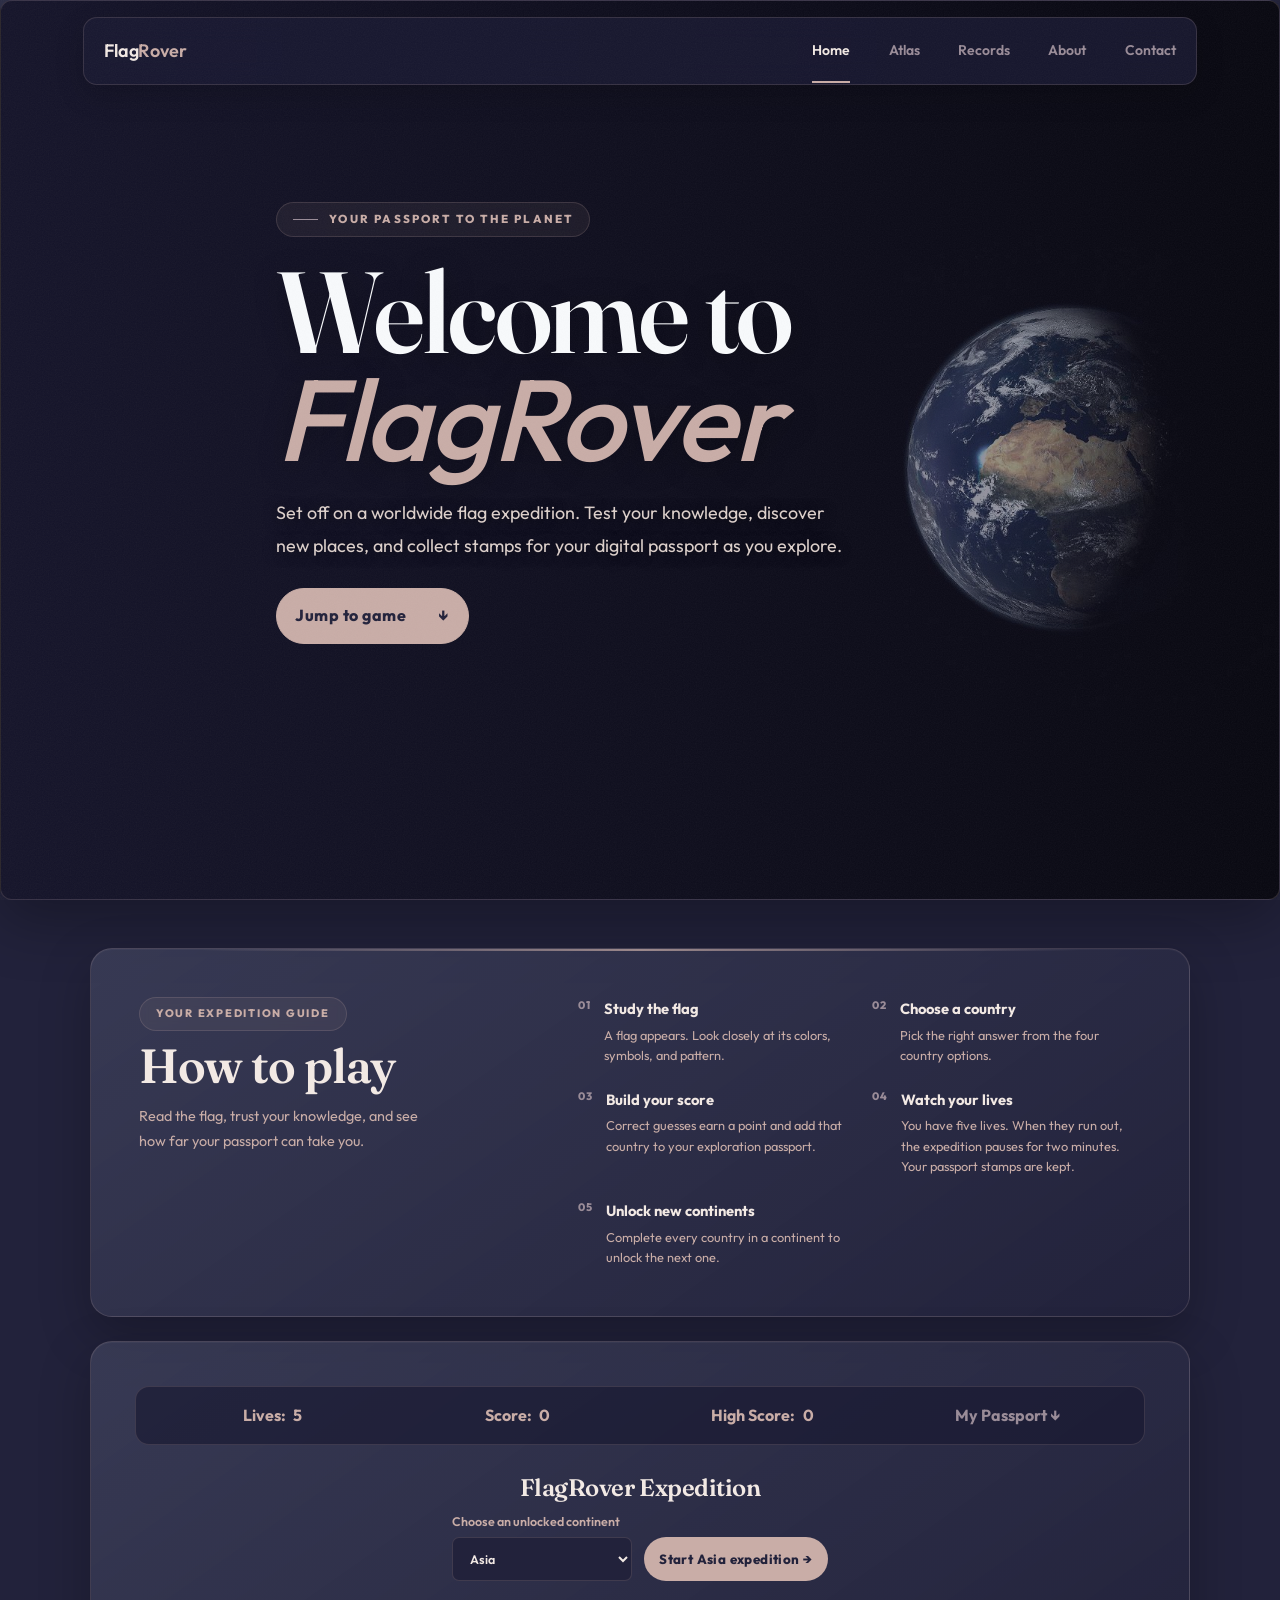
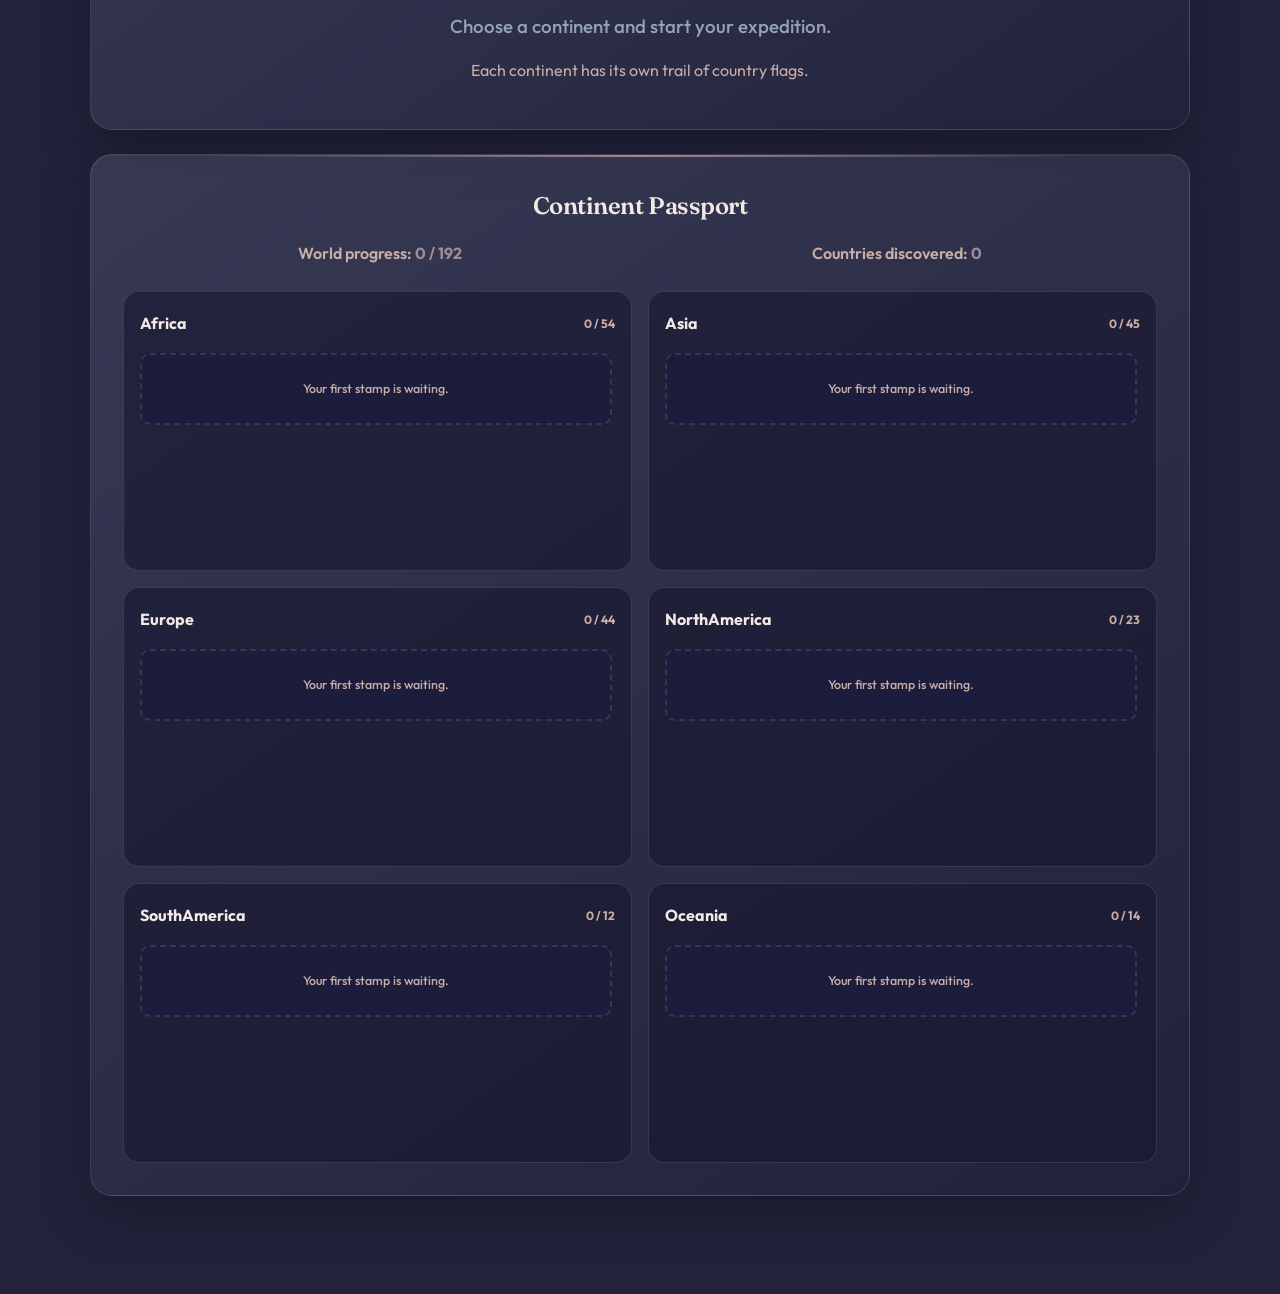
<file: index.html>
<!DOCTYPE html>
<html lang="en">

<head>
    <meta charset="UTF-8">
    <meta name="viewport" content="width=device-width, initial-scale=1.0">
    <title>FlagRover</title>
    <meta name="theme-color" content="#22223b">
    <link rel="preconnect" href="https://fonts.googleapis.com">
    <link rel="preconnect" href="https://fonts.gstatic.com" crossorigin>
    <link href="https://fonts.googleapis.com/css2?family=Fraunces:ital,opsz,wght@0,9..144,400..700;1,9..144,400..700&family=Outfit:wght@300..800&display=swap" rel="stylesheet">
    <link rel="stylesheet" href="css/style.css">
    <link rel="stylesheet" href="css/nav.css">
</head>

<body>
    <section class="hero">
       <header class="site-header">
        <a class="site-brand" href="index.html" aria-label="FlagRover home">
            <span>Flag<span class="brand-accent">Rover</span></span>
        </a>
        <nav class="site-links" aria-label="Main navigation">
            <a href="index.html" aria-current="page">Home</a>
            <a href="atlas.html">Atlas</a>
            <a href="records.html">Records</a>
            <a href="about.html">About</a>
            <a href="contact.html">Contact</a>
        </nav>
    </header>

        <div class="hero-copy">
            <p class="hero-kicker"><span></span> YOUR PASSPORT TO THE PLANET</p>
            <h1>Welcome to<br><span>FlagRover</span></h1>
            <p class="hero-description">Set off on a worldwide flag expedition. Test your knowledge, discover new places, and collect stamps for your digital passport as you explore.</p>
            <a class="jump" href="#game">Jump to game <span aria-hidden="true">↓</span></a>
        </div>
    </section>
    


    <section id="rules" class="rules" aria-labelledby="rules-title">
        <div class="rules-heading">
            <p class="rules-kicker">YOUR EXPEDITION GUIDE</p>
            <h2 id="rules-title">How to play</h2>
            <p>Read the flag, trust your knowledge, and see how far your passport can take you.</p>
        </div>
        <ol class="rules-list">
            <li><span>01</span><div><h3>Study the flag</h3><p>A flag appears. Look closely at its colors, symbols, and pattern.</p></div></li>
            <li><span>02</span><div><h3>Choose a country</h3><p>Pick the right answer from the four country options.</p></div></li>
            <li><span>03</span><div><h3>Build your score</h3><p>Correct guesses earn a point and add that country to your exploration passport.</p></div></li>
            <li><span>04</span><div><h3>Watch your lives</h3><p>You have five lives. When they run out, the expedition pauses for two minutes. Your passport stamps are kept.</p></div></li>
            <li><span>05</span><div><h3>Unlock new continents</h3><p>Complete every country in a continent to unlock the next one.</p></div></li>
        </ol>
    </section>

    <main class="expedition-dashboard">
    <section class="game" id="game">
        <div class="answer-effect" id="answer-effect" aria-hidden="true"></div>
        <div class="detail">
            <p>Lives: <strong id="lives">5</strong></p>
            <p>Score: <strong id="score">0</strong></p>
            <p>High Score: <strong id="high-score">0</strong></p>
            <a href="#passport">My Passport <span aria-hidden="true">↓</span></a>
        </div>
        <h1>FlagRover Expedition</h1>
        <div class="expedition-picker">
            <label for="continent-select">Choose an unlocked continent
                <select id="continent-select"></select>
            </label>
            <button class="start-expedition" id="start-expedition" type="button">Start expedition <span aria-hidden="true">→</span></button>
        </div>
        <div class="challenge-layout">
            <div class="flag" id="flag" role="img" aria-label="Flag to identify" hidden></div>
            <div class="challenge-answers">
                <h3 id="question">Choose a continent and start your expedition.</h3>
                <div class="guess" id="options" aria-label="Answer options"></div>
                <p class="game-feedback" id="feedback" aria-live="polite">Each continent has its own trail of country flags.</p>
            </div>
        </div>
    </section>

    <section class="passport" id="passport">
        <h1>Continent Passport</h1>
        <div>
            <p>World progress: <strong id="progress">0 / 0</strong></p>
            <p>Countries discovered: <strong id="stamps-count">0</strong></p>
        </div>

        <div class="tags" id="stamps" aria-live="polite"></div>
    </section>
    </main>
    <script src="js/flags-data.js"></script>
    <script src="js/script.js"></script>
</body>

</html>
</file>
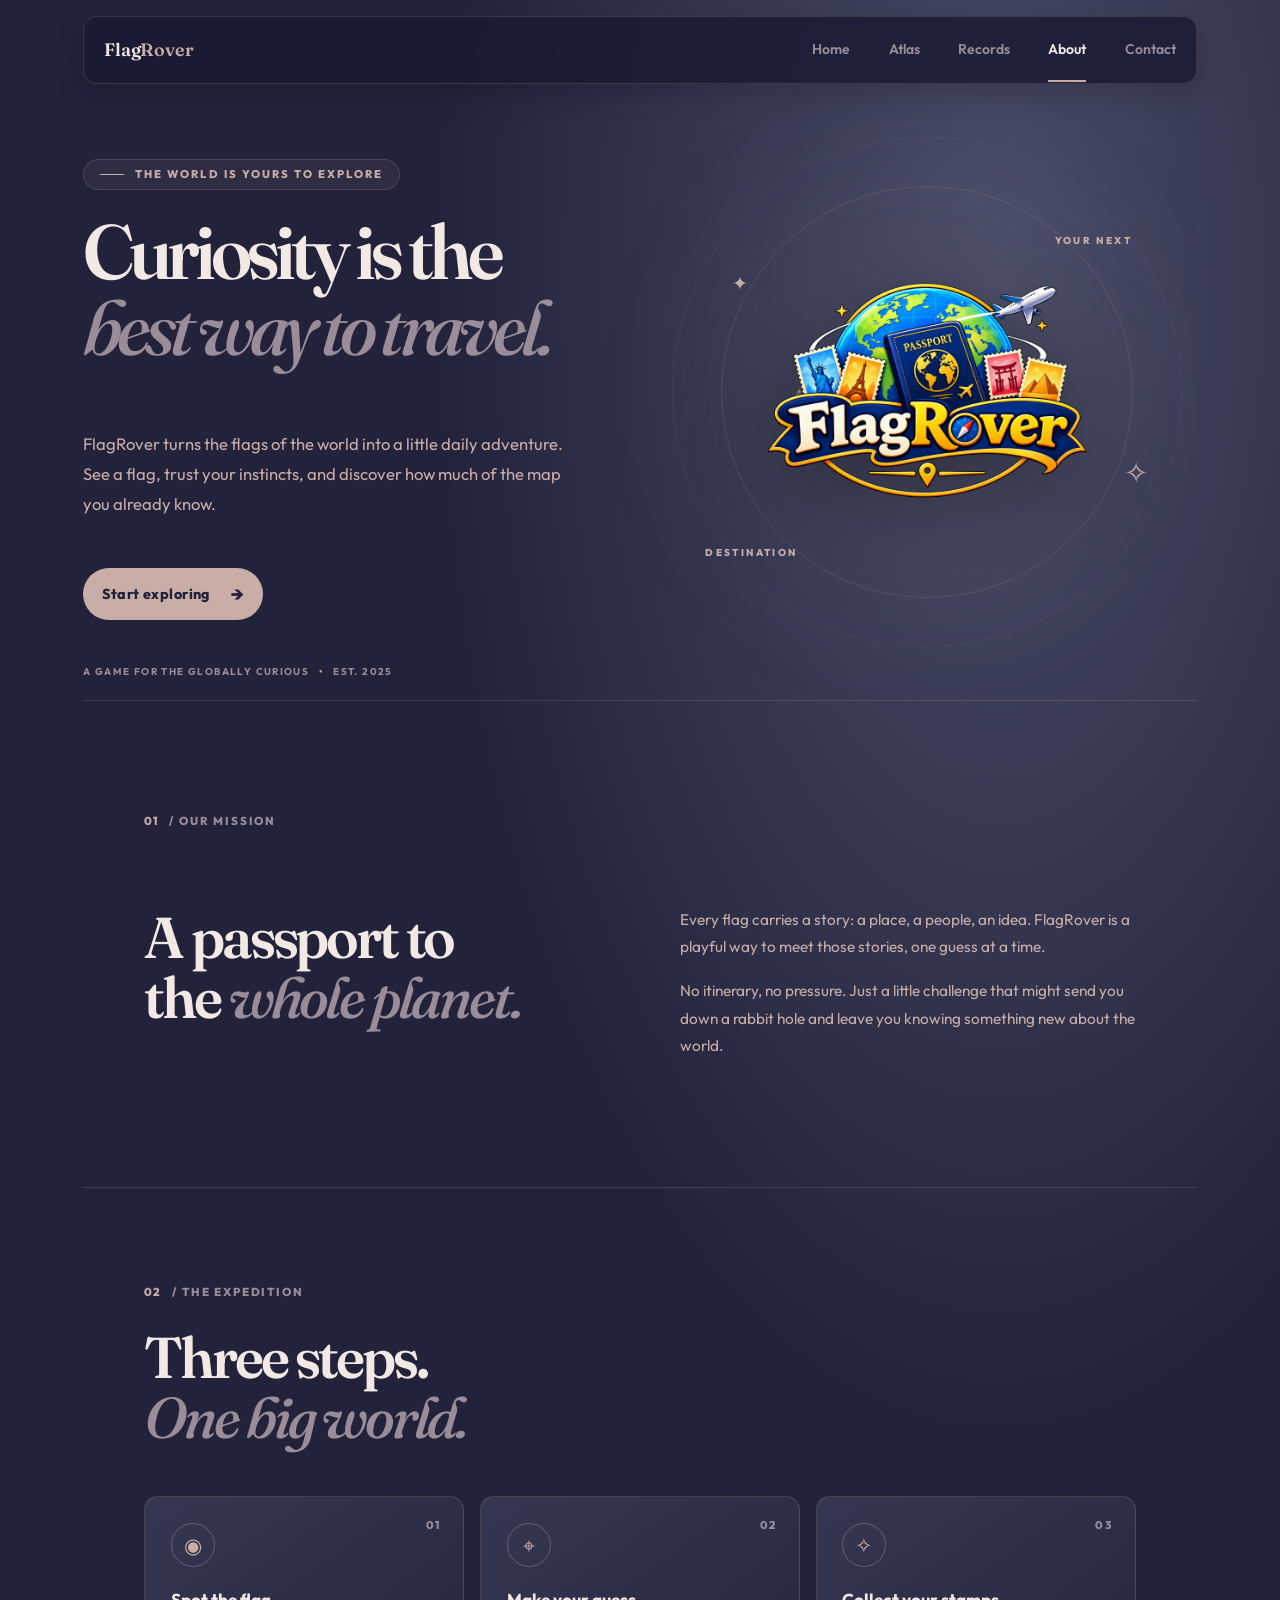
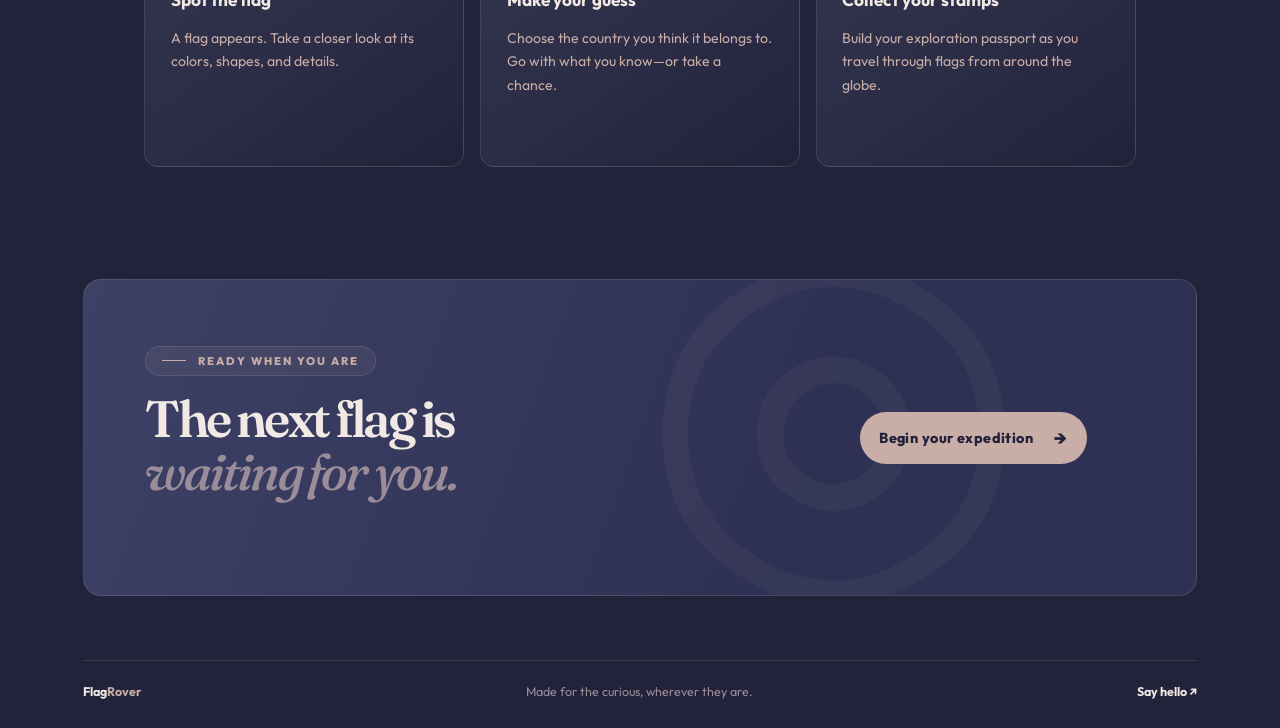
<file: about.html>
<!DOCTYPE html>
<html lang="en">
<head>
    <meta charset="UTF-8">
    <meta name="viewport" content="width=device-width, initial-scale=1.0">
    <meta name="theme-color" content="#22223b">
    <link rel="preconnect" href="https://fonts.googleapis.com">
    <link rel="preconnect" href="https://fonts.gstatic.com" crossorigin>
    <link href="https://fonts.googleapis.com/css2?family=Fraunces:ital,opsz,wght@0,9..144,400..700;1,9..144,400..700&family=Outfit:wght@300..800&display=swap" rel="stylesheet">
    <title>About FlagRover</title>
    <link rel="stylesheet" href="css/about.css">
    <link rel="stylesheet" href="css/nav.css">
</head>
<body class="about-page">
    <header class="site-header">
        <a class="site-brand" href="index.html" aria-label="FlagRover home">
            <span>Flag<span class="brand-accent">Rover</span></span>
        </a>
        <nav class="site-links" aria-label="Main navigation">
            <a href="index.html">Home</a>
            <a href="atlas.html">Atlas</a>
            <a href="records.html">Records</a>
            <a href="about.html" aria-current="page">About</a>
            <a href="contact.html">Contact</a>
        </nav>
    </header>

    <main>
        <section class="about-hero">
            <div class="about-hero-copy">
                <p class="eyebrow"><span></span> THE WORLD IS YOURS TO EXPLORE</p>
                <h1>Curiosity is the<br><span>best way to travel.</span></h1>
                <p class="about-lede">FlagRover turns the flags of the world into a little daily adventure. See a flag, trust your instincts, and discover how much of the map you already know.</p>
                <a class="about-cta" href="index.html#game">Start exploring <span aria-hidden="true">→</span></a>
            </div>
            <div class="about-visual" aria-label="FlagRover travel emblem">
                <div class="orbit orbit-one"></div>
                <div class="orbit orbit-two"></div>
                <div class="visual-glow"></div>
                <img src="assets/FlagRover Travel Emblem.png" alt="FlagRover explorer emblem">
                <span class="visual-label label-top">YOUR NEXT</span>
                <span class="visual-label label-bottom">DESTINATION</span>
                <span class="visual-star star-one">✦</span>
                <span class="visual-star star-two">✧</span>
            </div>
            <div class="hero-coordinate">A GAME FOR THE GLOBALLY CURIOUS <span>•</span> EST. 2025</div>
        </section>

        <section class="about-story">
            <div class="story-mark">01 <span>/ OUR MISSION</span></div>
            <div class="story-content">
                <h2>A passport to<br>the <span>whole planet.</span></h2>
                <div class="story-text">
                    <p>Every flag carries a story: a place, a people, an idea. FlagRover is a playful way to meet those stories, one guess at a time.</p>
                    <p>No itinerary, no pressure. Just a little challenge that might send you down a rabbit hole and leave you knowing something new about the world.</p>
                </div>
            </div>
        </section>

        <section class="about-steps">
            <div class="steps-heading">
                <div class="story-mark">02 <span>/ THE EXPEDITION</span></div>
                <h2>Three steps.<br><span>One big world.</span></h2>
            </div>
            <div class="steps-grid">
                <article class="step-card">
                    <span class="step-number">01</span><span class="step-icon" aria-hidden="true">◉</span>
                    <h3>Spot the flag</h3><p>A flag appears. Take a closer look at its colors, shapes, and details.</p>
                </article>
                <article class="step-card">
                    <span class="step-number">02</span><span class="step-icon" aria-hidden="true">⌖</span>
                    <h3>Make your guess</h3><p>Choose the country you think it belongs to. Go with what you know—or take a chance.</p>
                </article>
                <article class="step-card">
                    <span class="step-number">03</span><span class="step-icon" aria-hidden="true">✧</span>
                    <h3>Collect your stamps</h3><p>Build your exploration passport as you travel through flags from around the globe.</p>
                </article>
            </div>
        </section>

        <section class="about-bottom">
            <div><p class="eyebrow"><span></span> READY WHEN YOU ARE</p><h2>The next flag is<br><span>waiting for you.</span></h2></div>
            <a class="about-cta" href="index.html#game">Begin your expedition <span aria-hidden="true">→</span></a>
            <div class="bottom-globe" aria-hidden="true">◎</div>
        </section>
    </main>
    <footer class="about-footer"><a href="index.html">Flag<span class="brand-accent">Rover</span></a><span>Made for the curious, wherever they are.</span><a href="contact.html">Say hello ↗</a></footer>
</body>
</html>
</file>
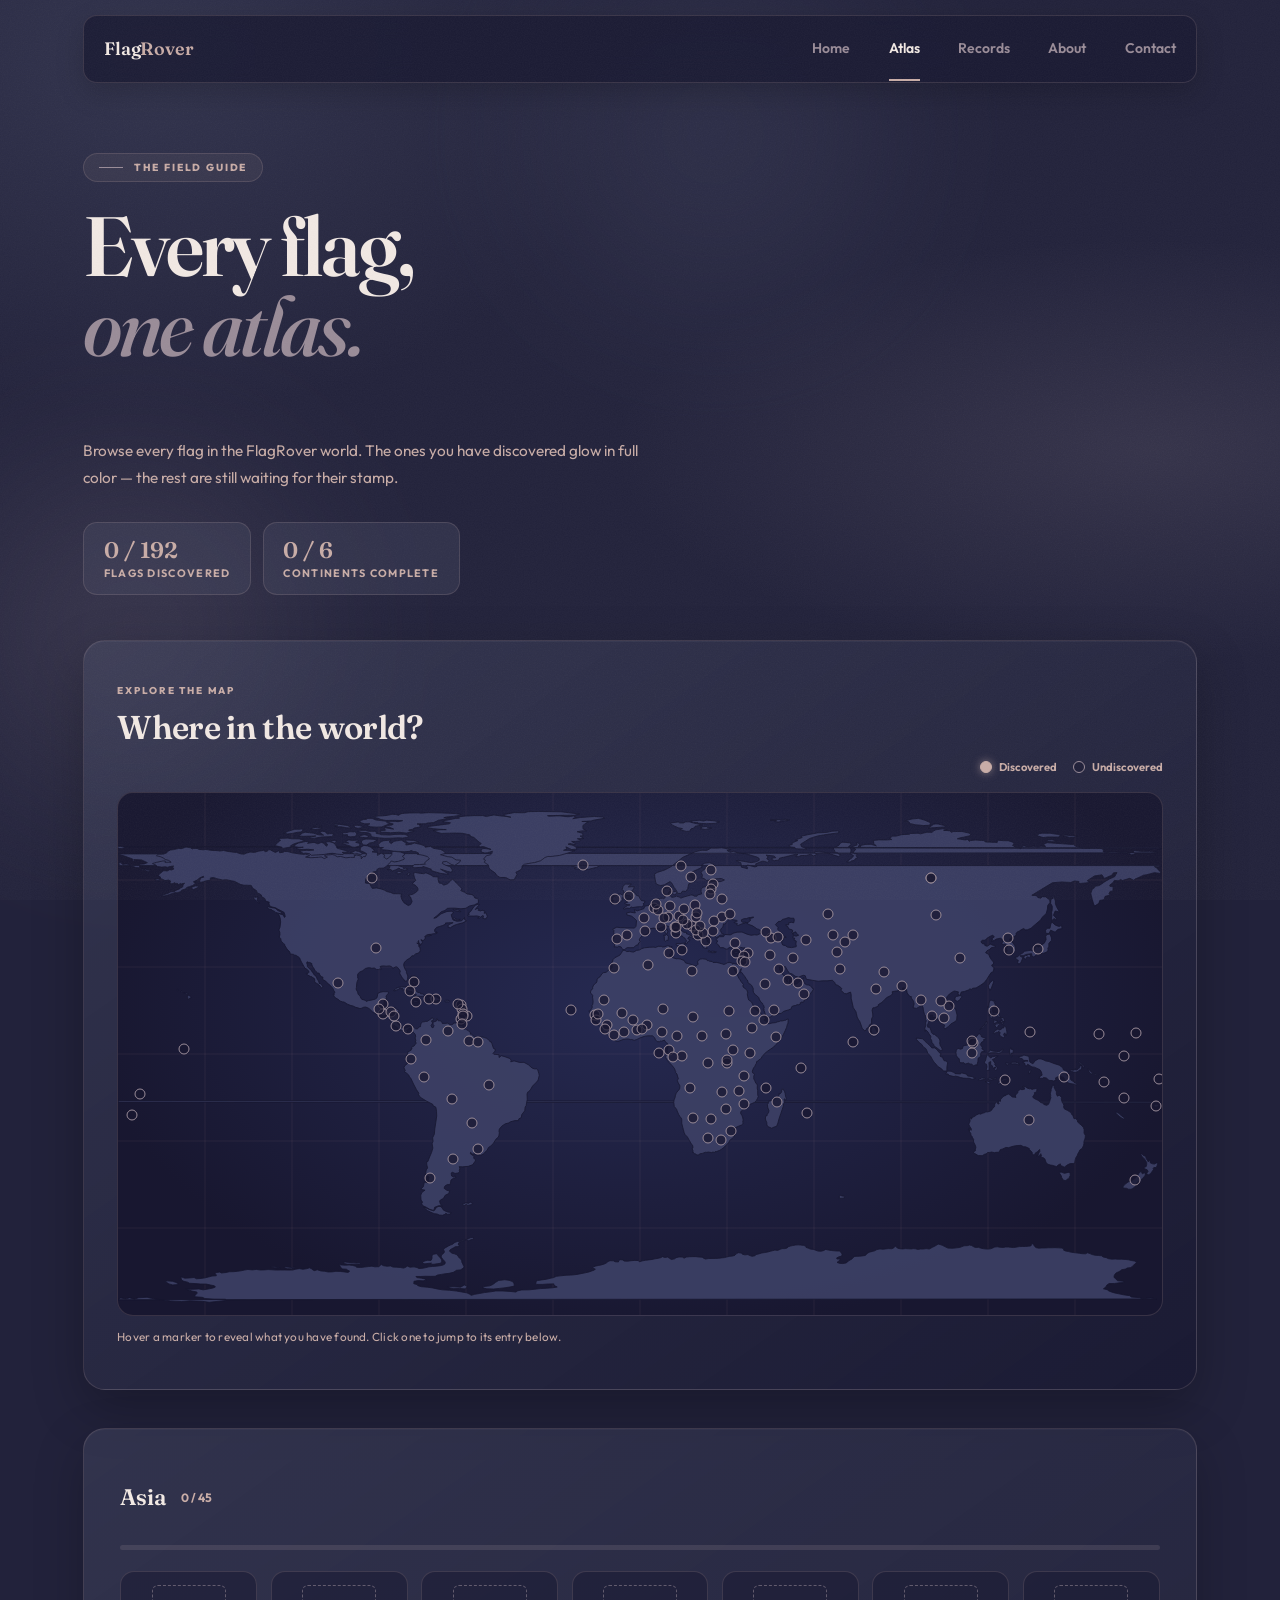
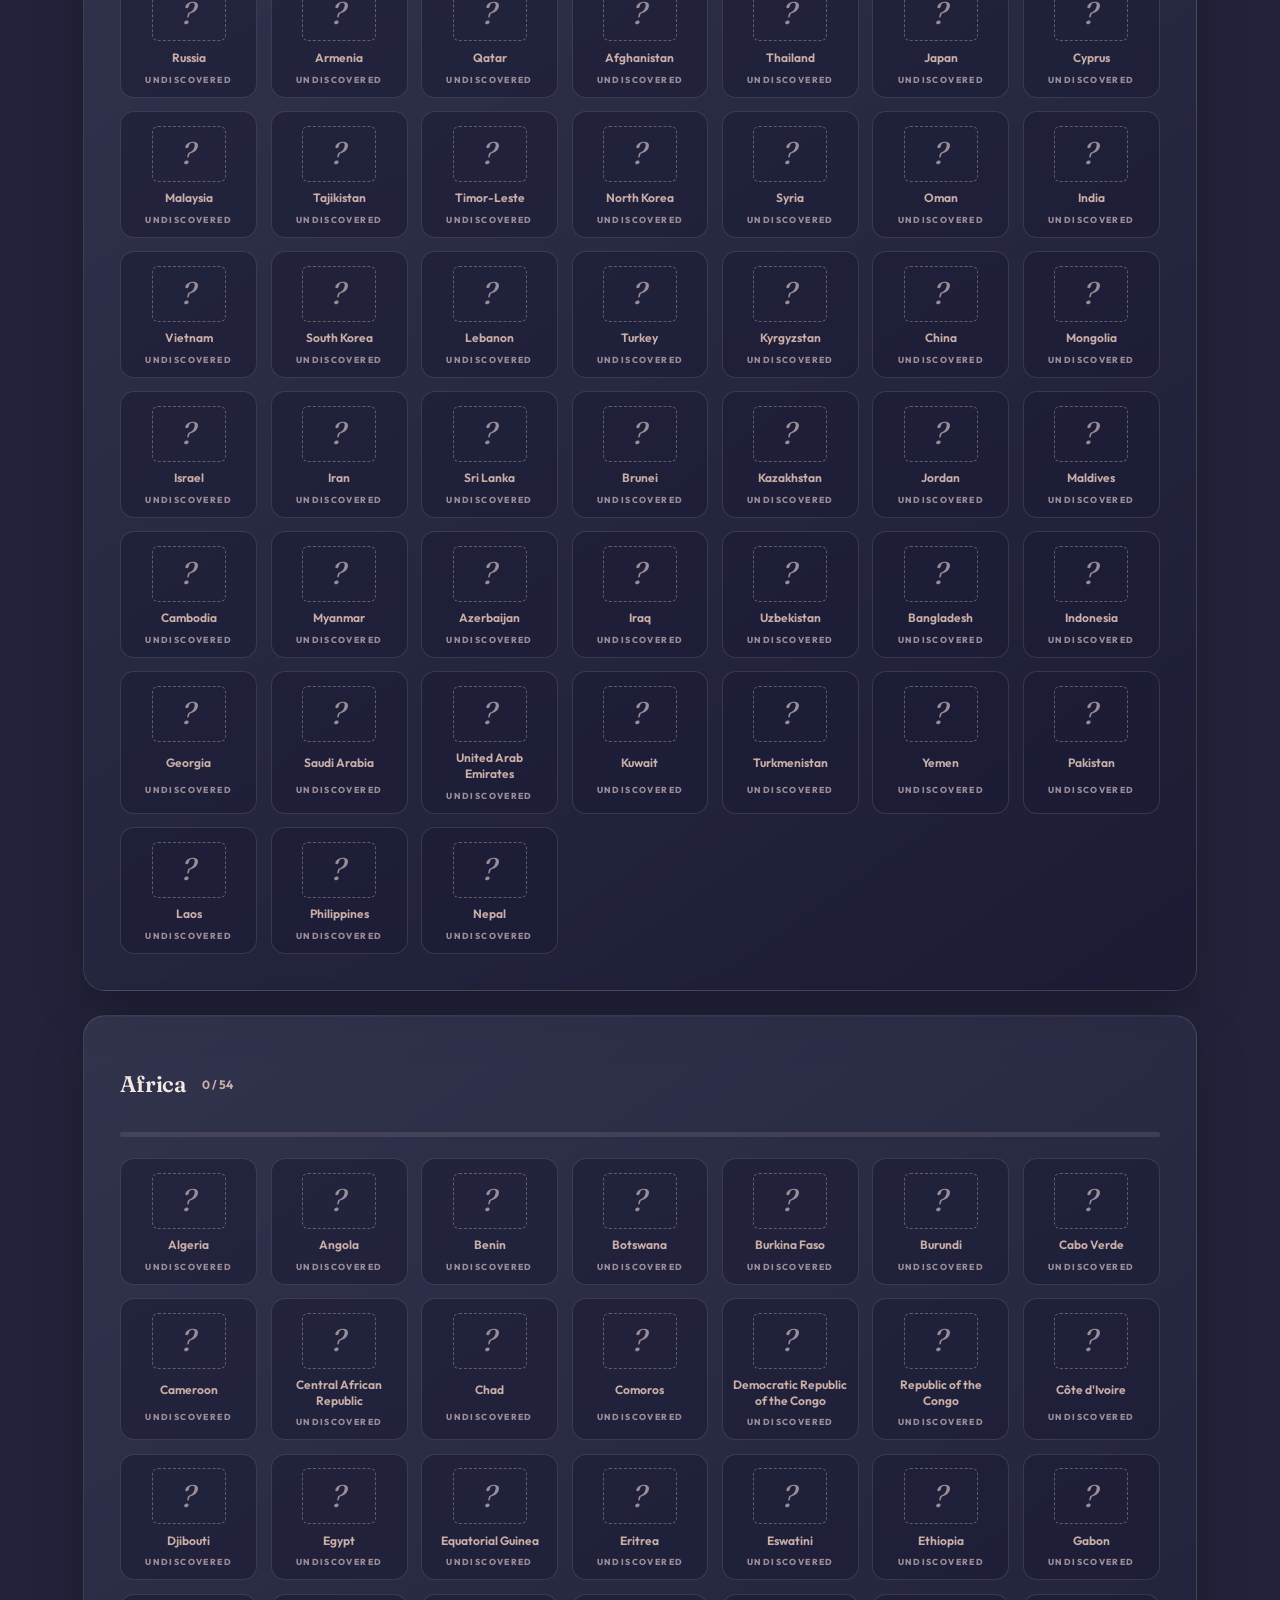
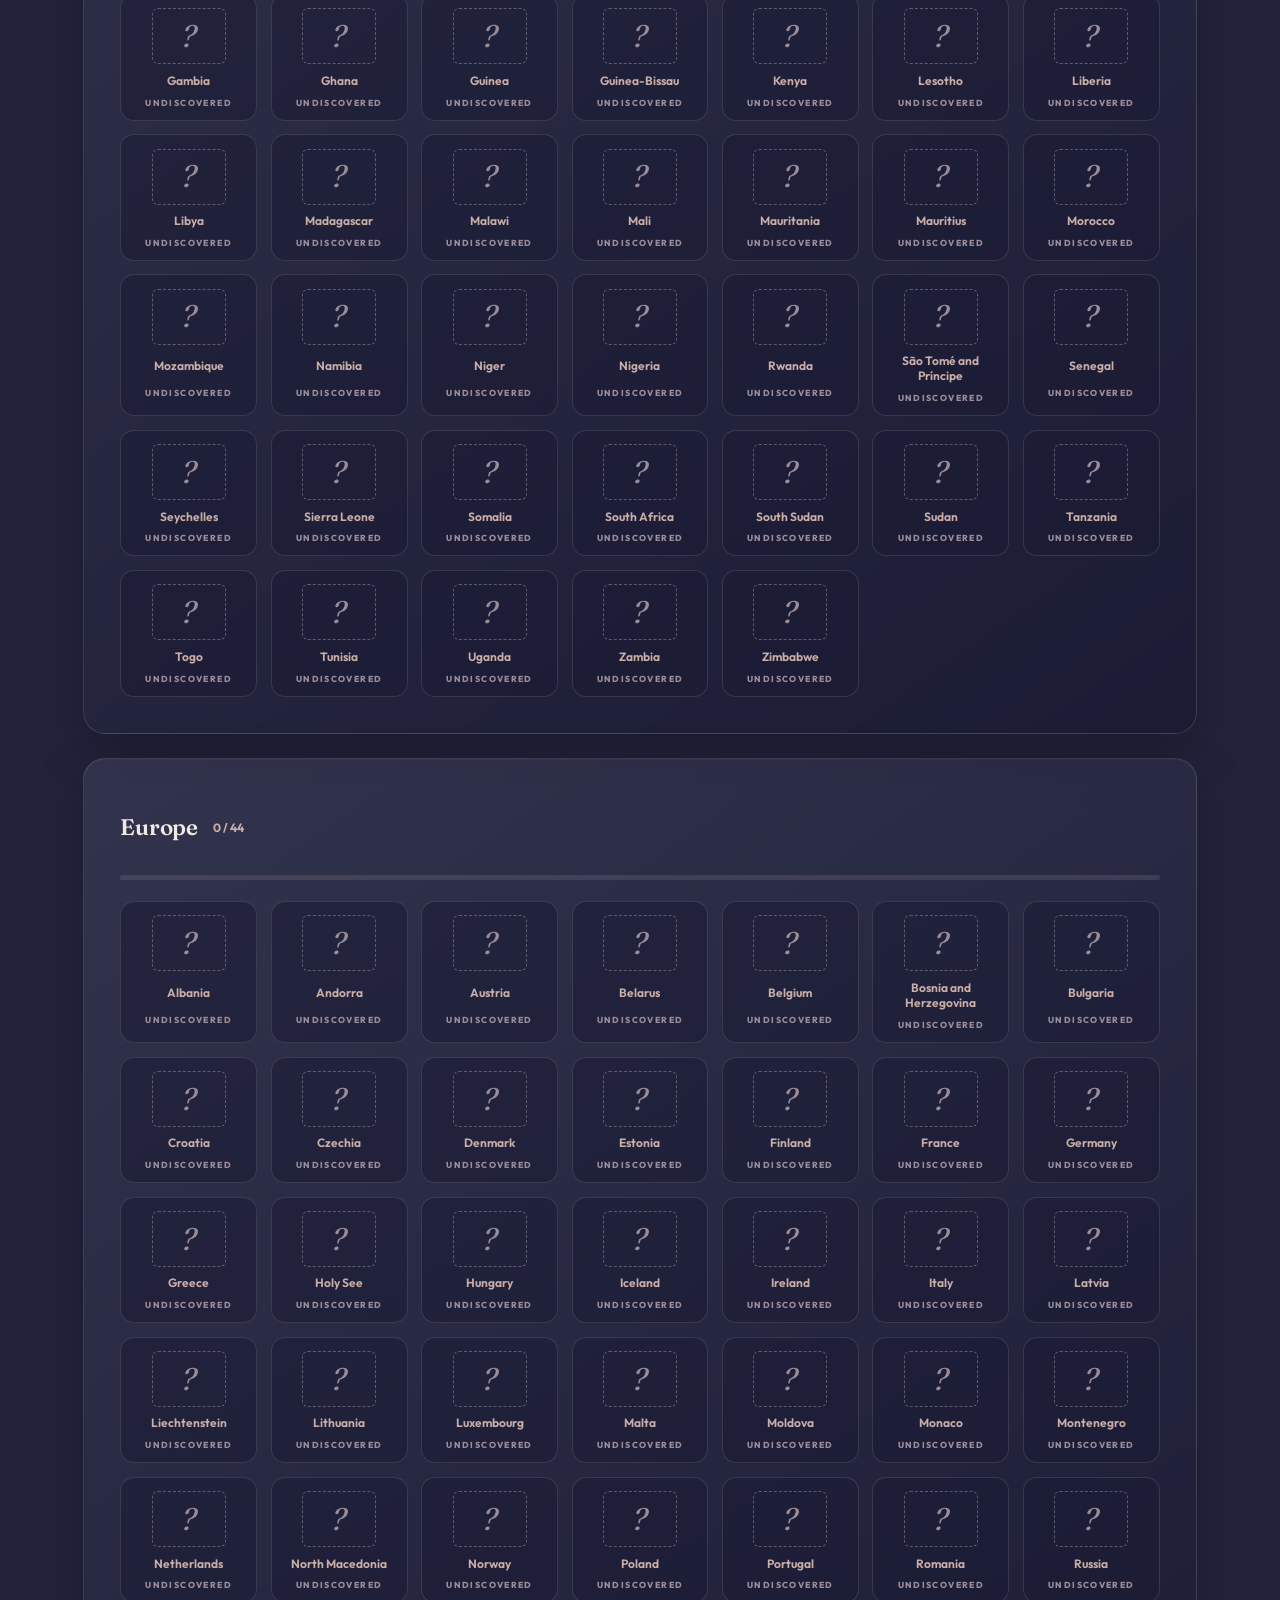
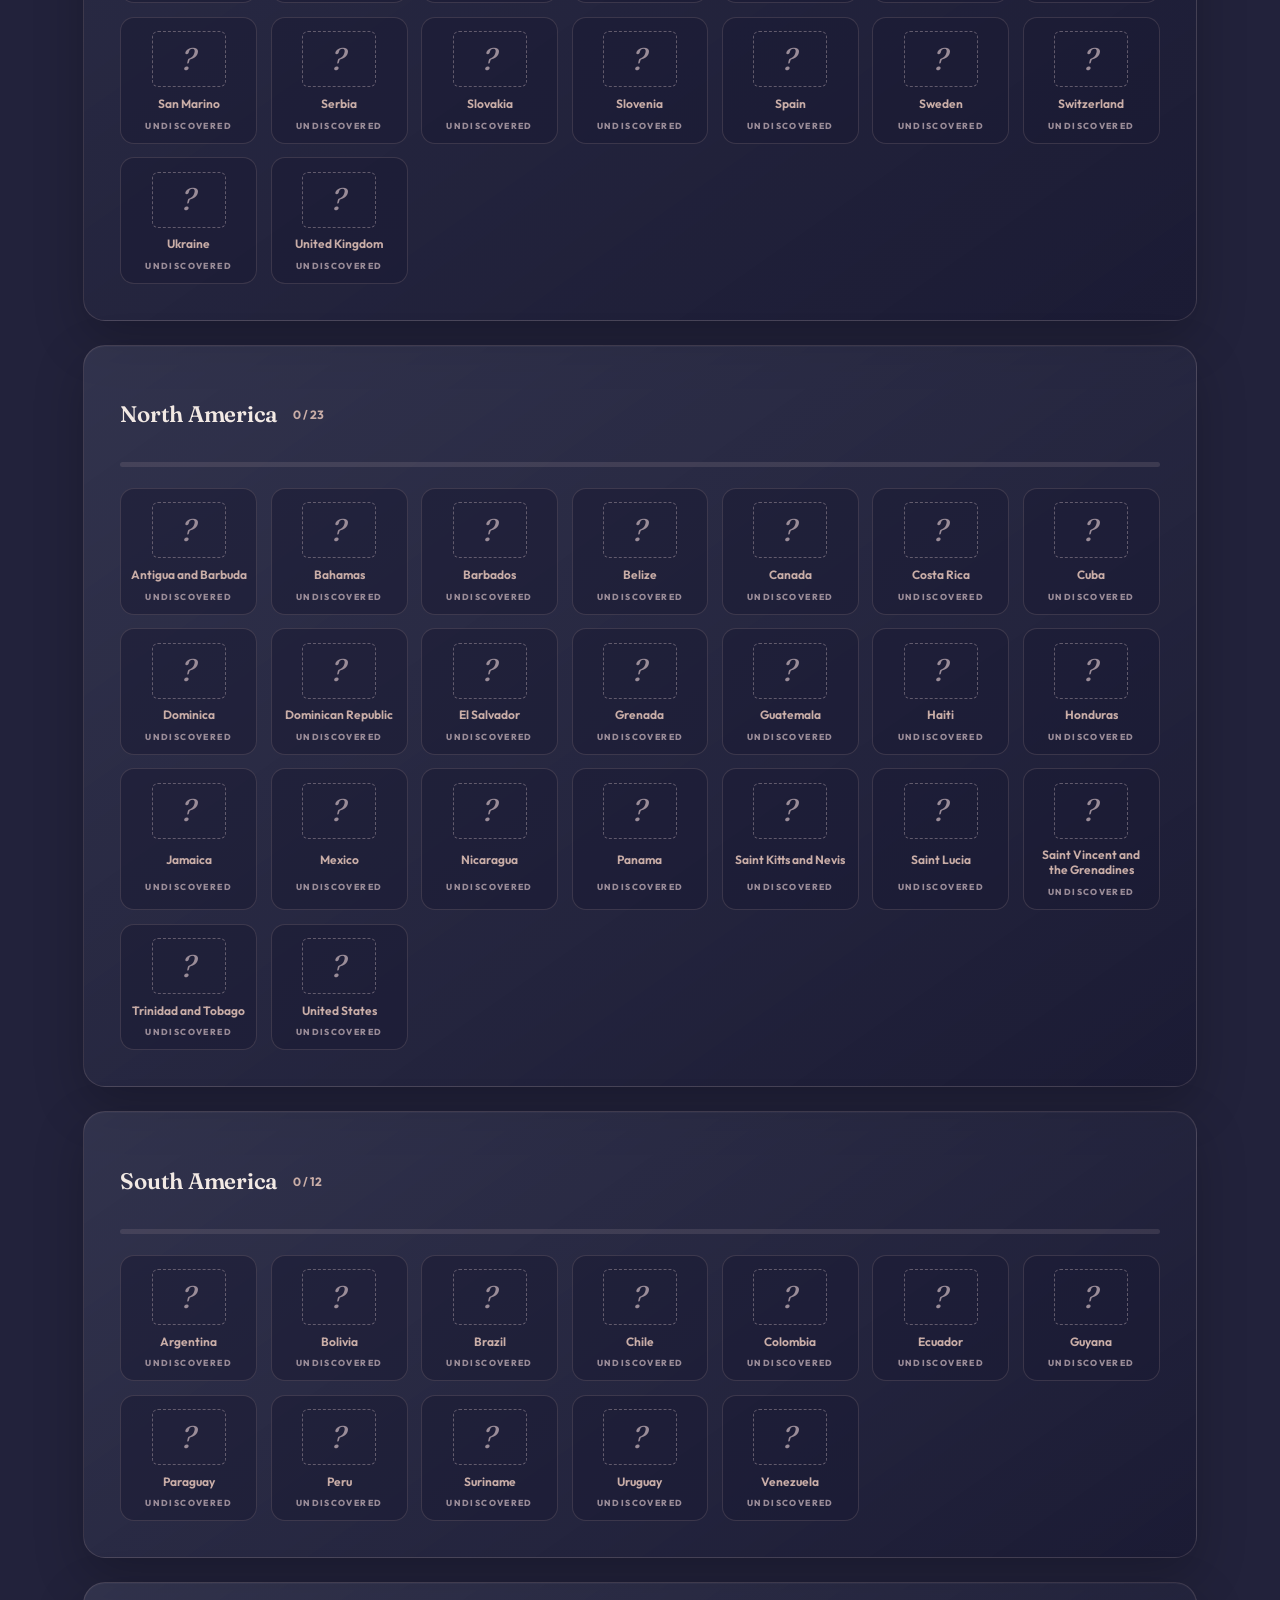
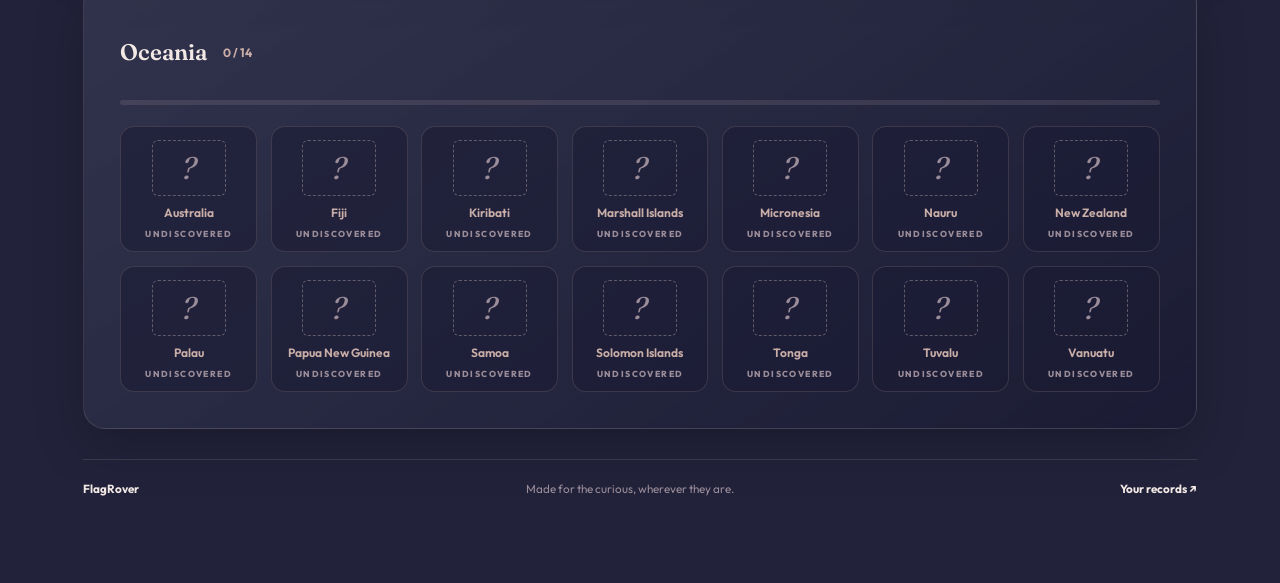
<file: atlas.html>
<!DOCTYPE html>
<html lang="en" class="atlas-document">

<head>
    <meta charset="UTF-8">
    <meta name="viewport" content="width=device-width, initial-scale=1.0">
    <meta name="theme-color" content="#22223b">
    <link rel="preconnect" href="https://fonts.googleapis.com">
    <link rel="preconnect" href="https://fonts.gstatic.com" crossorigin>
    <link href="https://fonts.googleapis.com/css2?family=Fraunces:ital,opsz,wght@0,9..144,400..700;1,9..144,400..700&family=Outfit:wght@300..800&display=swap" rel="stylesheet">
    <title>World Atlas — FlagRover</title>
    <link rel="stylesheet" href="css/atlas.css">
    <link rel="stylesheet" href="css/nav.css">
</head>

<body class="atlas-page">
    <header class="site-header">
        <a class="site-brand" href="index.html" aria-label="FlagRover home">
            <span>Flag<span class="brand-accent">Rover</span></span>
        </a>
        <nav class="site-links" aria-label="Main navigation">
            <a href="index.html">Home</a>
            <a href="atlas.html" aria-current="page">Atlas</a>
            <a href="records.html">Records</a>
            <a href="about.html">About</a>
            <a href="contact.html">Contact</a>
        </nav>
    </header>

    <main class="atlas-main">
        <section class="atlas-intro">
            <p class="atlas-eyebrow"><span></span> THE FIELD GUIDE</p>
            <h1>Every flag,<br><span>one atlas.</span></h1>
            <p class="atlas-lede">Browse every flag in the FlagRover world. The ones you have discovered glow in full color — the rest are still waiting for their stamp.</p>
            <div class="atlas-totals" id="atlas-totals"></div>
        </section>

        <section class="atlas-map-panel" aria-labelledby="atlas-map-title">
            <div class="atlas-map-heading">
                <div>
                    <p class="atlas-map-kicker">EXPLORE THE MAP</p>
                    <h2 id="atlas-map-title">Where in the world?</h2>
                </div>
                <div class="atlas-legend">
                    <span><i class="legend-dot discovered"></i>Discovered</span>
                    <span><i class="legend-dot"></i>Undiscovered</span>
                </div>
            </div>
            <div class="atlas-map-wrap">
                <img src="assets/world-map.svg" alt="World map with expedition markers">
                <div class="atlas-dots" id="atlas-dots"></div>
            </div>
            <p class="atlas-map-hint">Hover a marker to reveal what you have found. Click one to jump to its entry below.</p>
        </section>

        <div class="atlas-continents" id="atlas-continents"></div>
    </main>

    <footer class="atlas-footer">
        <a href="index.html">Flag<span class="brand-accent">Rover</span></a>
        <span>Made for the curious, wherever they are.</span>
        <a href="records.html">Your records ↗</a>
    </footer>

    <script src="js/flags-data.js"></script>
    <script src="js/country-coords.js"></script>
    <script src="js/atlas.js"></script>
</body>

</html>
</file>
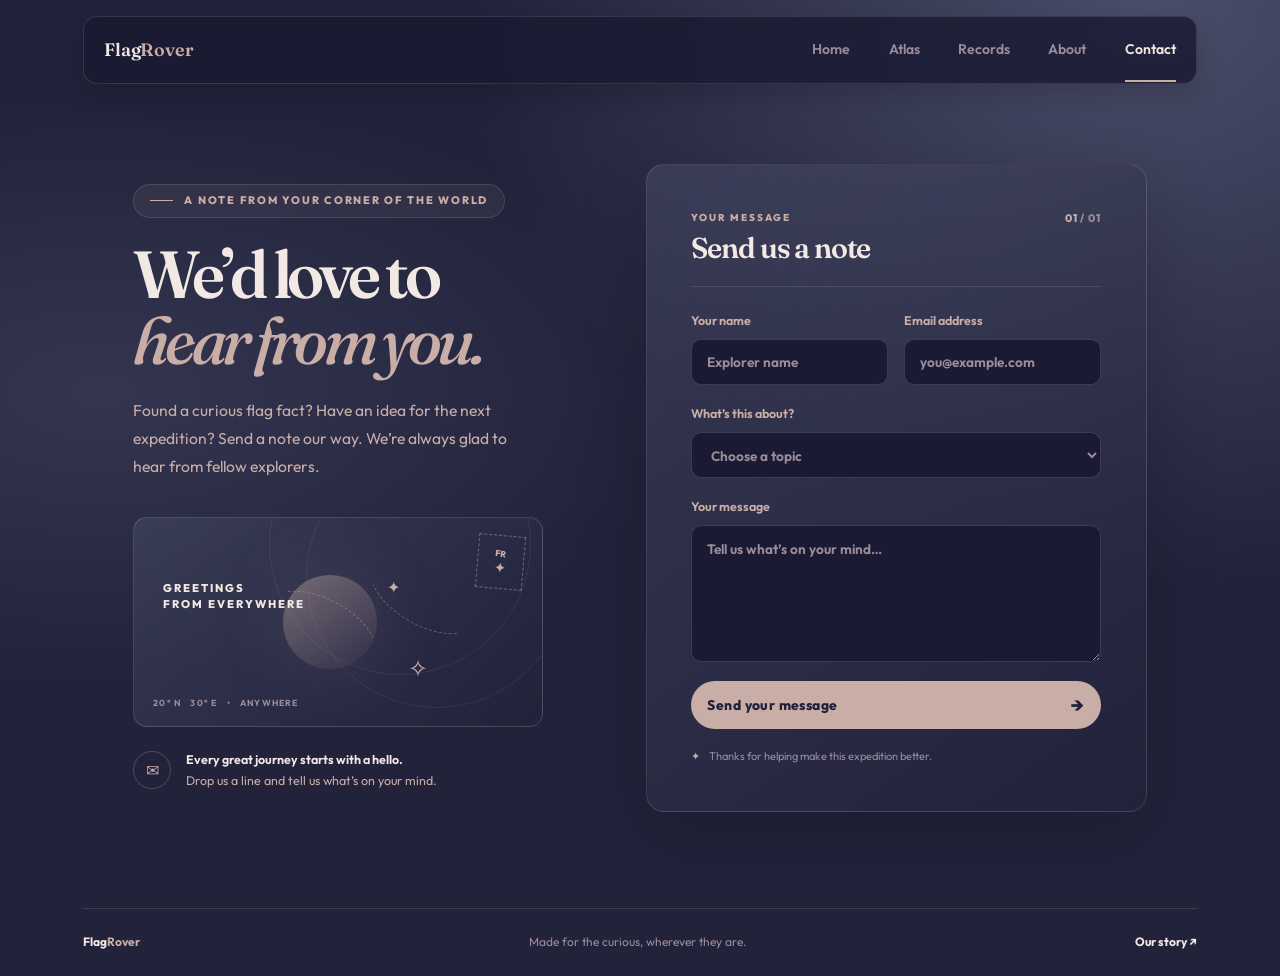
<file: contact.html>
<!DOCTYPE html>
<html lang="en">
<head>
    <meta charset="UTF-8">
    <meta name="viewport" content="width=device-width, initial-scale=1.0">
    <meta name="theme-color" content="#22223b">
    <link rel="preconnect" href="https://fonts.googleapis.com">
    <link rel="preconnect" href="https://fonts.gstatic.com" crossorigin>
    <link href="https://fonts.googleapis.com/css2?family=Fraunces:ital,opsz,wght@0,9..144,400..700;1,9..144,400..700&family=Outfit:wght@300..800&display=swap" rel="stylesheet">
    <title>Contact FlagRover</title>
    <link rel="stylesheet" href="css/contact.css">
    <link rel="stylesheet" href="css/nav.css">
</head>
<body class="contact-page">
    <header class="site-header">
        <a class="site-brand" href="index.html" aria-label="FlagRover home">
            <span>Flag<span class="brand-accent">Rover</span></span>
        </a>
        <nav class="site-links" aria-label="Main navigation">
            <a href="index.html">Home</a>
            <a href="atlas.html">Atlas</a>
            <a href="records.html">Records</a>
            <a href="about.html">About</a>
            <a href="contact.html" aria-current="page">Contact</a>
        </nav>
    </header>

    <main class="contact-main">
        <section class="contact-intro">
            <p class="contact-eyebrow"><span></span> A NOTE FROM YOUR CORNER OF THE WORLD</p>
            <h1>We’d love to<br><span>hear from you.</span></h1>
            <p class="contact-description">Found a curious flag fact? Have an idea for the next expedition? Send a note our way. We’re always glad to hear from fellow explorers.</p>
            <div class="contact-postcard" aria-hidden="true">
                <div class="postcard-sun"></div>
                <div class="postcard-route route-one"></div>
                <div class="postcard-route route-two"></div>
                <span class="postcard-star star-a">✦</span><span class="postcard-star star-b">✧</span>
                <span class="postcard-label">GREETINGS<br>FROM EVERYWHERE</span>
                <div class="postcard-stamp">FR<br><span>✦</span></div>
                <div class="postcard-coordinates">20° N &nbsp; 30° E &nbsp; • &nbsp; ANYWHERE</div>
            </div>
            <div class="contact-note"><span class="note-icon">✉</span><span><strong>Every great journey starts with a hello.</strong><br>Drop us a line and tell us what’s on your mind.</span></div>
        </section>

        <section class="contact-form-panel" aria-labelledby="form-title">
            <div class="form-heading">
                <div><p class="form-kicker">YOUR MESSAGE</p><h2 id="form-title">Send us a note</h2></div>
                <span class="form-index">01 <i>/ 01</i></span>
            </div>
            <form class="contact-form">
                <div class="form-row">
                    <label for="name">Your name<input id="name" name="name" type="text" placeholder="Explorer name" autocomplete="name" required></label>
                    <label for="email">Email address<input id="email" name="email" type="email" placeholder="you@example.com" autocomplete="email" required></label>
                </div>
                <label for="subject">What’s this about?
                    <select id="subject" name="subject" required>
                        <option value="" disabled selected>Choose a topic</option>
                        <option>Just saying hello</option>
                        <option>Flag or country suggestion</option>
                        <option>Something isn’t working</option>
                        <option>Other</option>
                    </select>
                </label>
                <label for="message">Your message<textarea id="message" name="message" rows="5" placeholder="Tell us what’s on your mind…" required></textarea></label>
                <button type="submit" class="send-button">Send your message <span aria-hidden="true">→</span></button>
                <p class="form-footnote"><span aria-hidden="true">✦</span> Thanks for helping make this expedition better.</p>
            </form>
        </section>
    </main>

    <footer class="contact-footer">
        <a href="index.html">Flag<span>Rover</span></a>
        <span>Made for the curious, wherever they are.</span>
        <a href="about.html">Our story ↗</a>
    </footer>
    <p class="contact-toast" id="contact-toast" role="status" aria-live="polite" hidden></p>
    <script src="js/contact.js"></script>
</body>
</html>
</file>
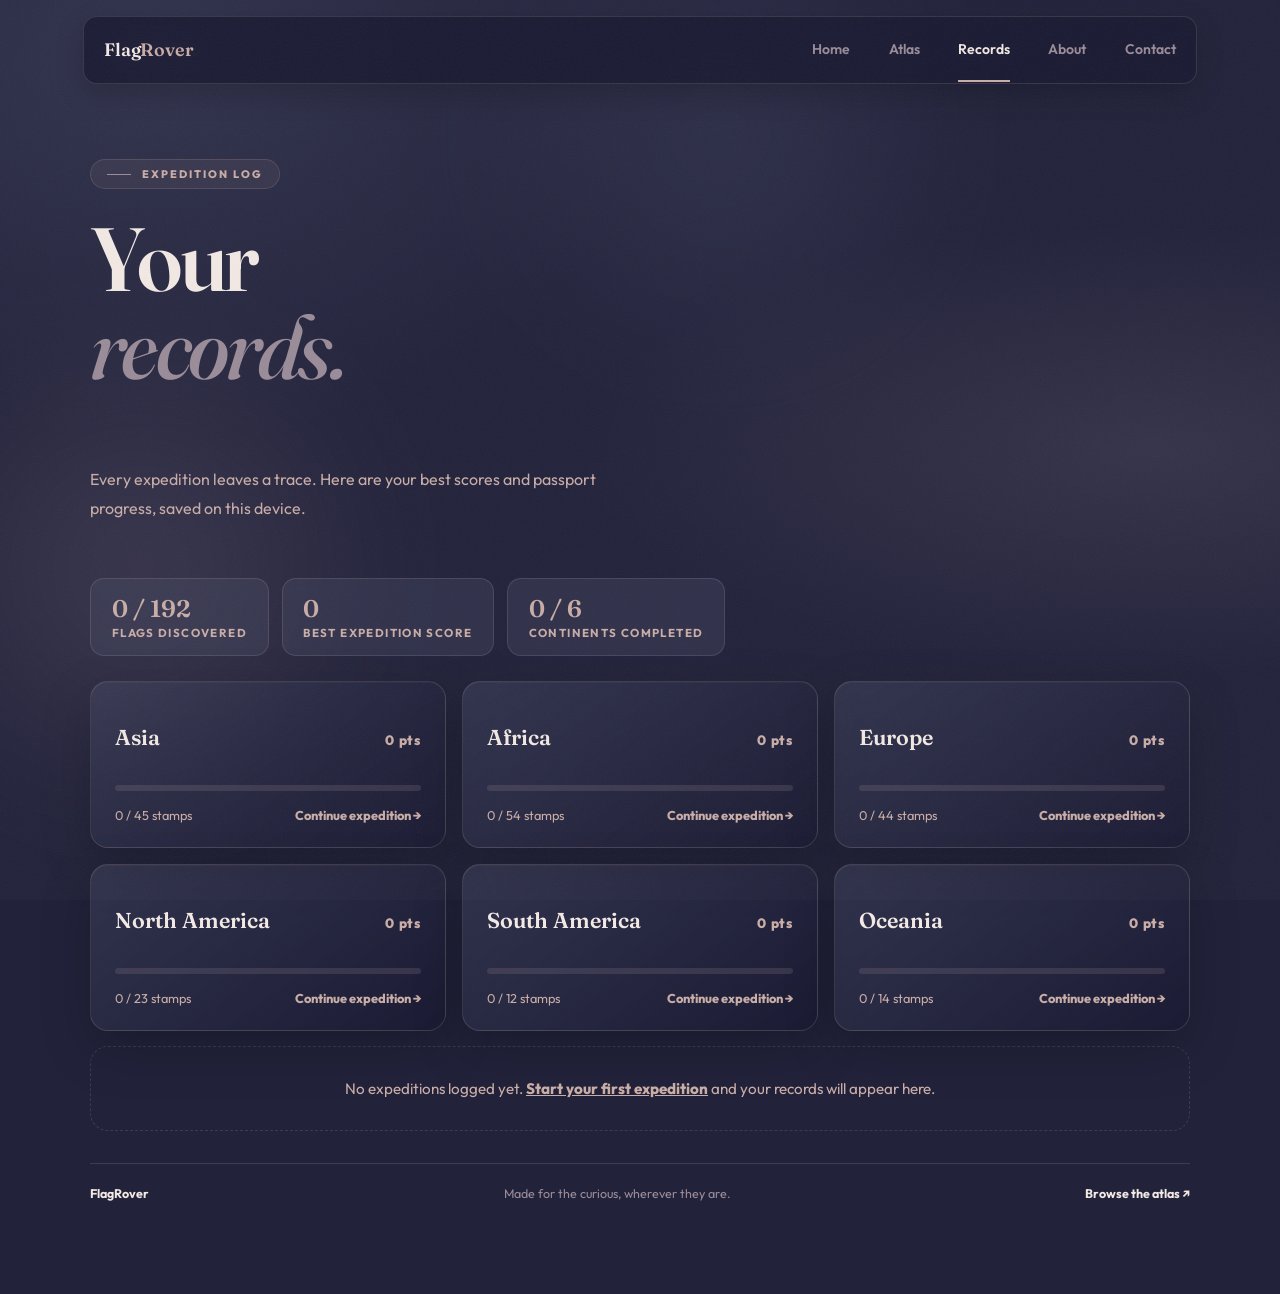
<file: records.html>
<!DOCTYPE html>
<html lang="en">

<head>
    <meta charset="UTF-8">
    <meta name="viewport" content="width=device-width, initial-scale=1.0">
    <meta name="theme-color" content="#22223b">
    <link rel="preconnect" href="https://fonts.googleapis.com">
    <link rel="preconnect" href="https://fonts.gstatic.com" crossorigin>
    <link href="https://fonts.googleapis.com/css2?family=Fraunces:ital,opsz,wght@0,9..144,400..700;1,9..144,400..700&family=Outfit:wght@300..800&display=swap" rel="stylesheet">
    <title>Expedition Records — FlagRover</title>
    <link rel="stylesheet" href="css/records.css">
    <link rel="stylesheet" href="css/nav.css">
</head>

<body class="records-page">
    <header class="site-header">
        <a class="site-brand" href="index.html" aria-label="FlagRover home">
            <span>Flag<span class="brand-accent">Rover</span></span>
        </a>
        <nav class="site-links" aria-label="Main navigation">
            <a href="index.html">Home</a>
            <a href="atlas.html">Atlas</a>
            <a href="records.html" aria-current="page">Records</a>
            <a href="about.html">About</a>
            <a href="contact.html">Contact</a>
        </nav>
    </header>

    <main class="records-main">
        <section class="records-intro">
            <p class="records-eyebrow"><span></span> EXPEDITION LOG</p>
            <h1>Your<br><span>records.</span></h1>
            <p class="records-lede">Every expedition leaves a trace. Here are your best scores and passport progress, saved on this device.</p>
        </section>

        <div class="records-summary" id="records-summary"></div>
        <div class="records-grid" id="records-grid"></div>

        <p class="records-empty" id="records-empty" hidden>
            No expeditions logged yet. <a href="index.html#game">Start your first expedition</a> and your records will appear here.
        </p>
    </main>

    <footer class="records-footer">
        <a href="index.html">Flag<span class="brand-accent">Rover</span></a>
        <span>Made for the curious, wherever they are.</span>
        <a href="atlas.html">Browse the atlas ↗</a>
    </footer>

    <script src="js/flags-data.js"></script>
    <script src="js/records.js"></script>
</body>

</html>
</file>
<file: css/style.css>
/* --- Global Styles --- */
* {
    box-sizing: border-box;
    margin: 0;
    padding: 0;
    font-family: 'Outfit', 'Segoe UI', Tahoma, Geneva, Verdana, sans-serif;
}

body {
    /* Rich dark navy radial gradient */
    background: radial-gradient(circle at top, #1e293b, #0f172a);
    background-attachment: fixed;
    color: #f8fafc;
    line-height: 1.6;
    padding-bottom: 50px;
    min-height: 100vh;
}

/* --- 2. Hero Section --- */
.hero {
    max-width: 100%;
    min-height: 100vh;
    position: relative;
    overflow: hidden;
    background: linear-gradient(90deg, rgba(7, 17, 31, .82), rgba(7, 17, 31, .35)), url('../assets/images/hero-bg.jpg') center/cover no-repeat;
    border-radius: 12px;
    box-shadow: 0 8px 20px rgba(0, 0, 0, 0.3);
    border: 1px solid #334155;
    text-align: left;
}

.hero-copy {
    width: min(760px, 88%);
    margin: clamp(5rem, 13vh, 9rem) auto 0;
    padding: 0 1rem 5rem;
}

.hero-kicker {
    display: flex;
    align-items: center;
    gap: .7rem;
    color: #7dd3fc;
    font-size: .72rem;
    font-weight: 800;
    letter-spacing: .19em;
}

.hero-kicker span {
    width: 25px;
    height: 1px;
    background: #38bdf8;
}

.hero-copy h1 {
    margin-top: 1.25rem;
    color: #f8fafc;
    font-size: clamp(3.6rem, 9vw, 7.5rem);
    line-height: .94;
    font-weight: 800;
    letter-spacing: -.075em;
    text-shadow: 0 5px 30px rgba(0, 0, 0, .28);
}

.hero-copy h1 span {
    color: #7dd3fc;
}

.hero-description {
    max-width: 570px;
    margin-top: 1.5rem;
    color: #d0dceb;
    font-size: clamp(1rem, 1.4vw, 1.15rem);
    line-height: 1.8;
    text-shadow: 0 2px 14px rgba(0, 0, 0, .55);
}

@media (max-width: 560px) {
    .hero {
        min-height: 88vh;
    }

    .hero-copy {
        width: 100%;
        margin-top: 16vh;
        padding: 0 1.4rem 4rem;
    }

    .hero-kicker {
        font-size: .61rem;
        letter-spacing: .14em;
    }

    .hero-copy h1 {
        font-size: clamp(3.4rem, 16vw, 5rem);
    }

    .hero-description {
        max-width: 440px;
        font-size: 1rem;
    }
}

/* --- Game rules --- */
.rules {
    width: min(1000px, calc(100% - 2rem));
    margin: 3.5rem auto 2rem;
    padding: clamp(1.5rem, 4vw, 3rem);
    display: grid;
    grid-template-columns: .8fr 1.2fr;
    gap: clamp(2rem, 5vw, 5rem);
    border: 1px solid #334155;
    border-radius: 16px;
    background: linear-gradient(135deg, rgba(30, 41, 59, .94), rgba(15, 23, 42, .96));
    box-shadow: 0 12px 30px rgba(0, 0, 0, .2);
}

.rules-kicker {
    color: #38bdf8;
    font-size: .68rem;
    font-weight: 800;
    letter-spacing: .16em;
}

.rules-heading h2 {
    margin-top: .65rem;
    color: #f8fafc;
    font-size: clamp(2rem, 4vw, 3rem);
    line-height: 1.05;
    letter-spacing: -.05em;
}

.rules-heading>p:last-child {
    max-width: 300px;
    margin-top: .8rem;
    color: #94a3b8;
    font-size: .9rem;
    line-height: 1.7;
}

.rules-list {
    list-style: none;
    display: grid;
    grid-template-columns: 1fr 1fr;
    gap: 1.4rem 1.6rem;
}

.rules-list li {
    display: flex;
    align-items: flex-start;
    gap: .8rem;
}

.rules-list li>span {
    flex: 0 0 auto;
    color: #38bdf8;
    font-size: .68rem;
    font-weight: 800;
    letter-spacing: .1em;
}

.rules-list h3 {
    color: #e2e8f0;
    font-size: .92rem;
}

.rules-list p {
    margin-top: .25rem;
    color: #94a3b8;
    font-size: .8rem;
    line-height: 1.6;
}

@media (max-width: 700px) {
    .rules {
        grid-template-columns: 1fr;
        gap: 1.8rem;
        margin-top: 2.5rem;
    }

    .rules-list {
        gap: 1.25rem;
    }
}

@media (max-width: 480px) {
    .rules-list {
        grid-template-columns: 1fr;
    }
}

.jump {
    display: inline-flex;
    align-items: center;
    justify-content: space-between;
    gap: 2rem;
    margin-top: 1.6rem;
    padding: .9rem 1.15rem;
    color: #082032;
    background: #7dd3fc;
    border: 1px solid #7dd3fc;
    border-radius: 6px;
    text-decoration: none;
    font-weight: 750;
    transition: background .2s ease, transform .2s ease;
}

.jump:hover {
    background: #bae6fd;
    transform: translateY(-2px);
}

/* --- 3. Game Section --- */
.game {
    position: relative;
    scroll-margin-top: 1.5rem;
    width: 80%;
    margin: 2rem auto;
    background: #1e293b;
    padding: 2.5rem;
    border-radius: 16px;
    box-shadow: 0 12px 25px rgba(0, 0, 0, 0.4);
    border: 1px solid #334155;
    text-align: center;
}

.answer-effect {
    position: absolute;
    z-index: 2;
    top: 5.25rem;
    left: 50%;
    width: max-content;
    max-width: calc(100% - 2rem);
    padding: .8rem 1.2rem;
    border-radius: 999px;
    opacity: 0;
    pointer-events: none;
    font-size: clamp(1.1rem, 4vw, 1.6rem);
    font-weight: 800;
    box-shadow: 0 10px 28px rgba(0, 0, 0, .35);
    transform: translate(-50%, 10px) scale(.7);
}

.answer-effect.is-cheer {
    color: #052e16;
    background: #86efac;
    animation: on-screen-cheer 2.1s ease-out both;
}

.answer-effect.is-disappointed {
    color: #4c0519;
    background: #fda4af;
    animation: on-screen-disappointed 2.1s ease-out both;
}

@keyframes on-screen-cheer {
    0% {
        opacity: 0;
        transform: translate(-50%, 12px) scale(.65) rotate(-5deg);
    }

    15% {
        opacity: 1;
        transform: translate(-50%, -8px) scale(1.12) rotate(3deg);
    }

    75% {
        opacity: 1;
        transform: translate(-50%, 0) scale(1) rotate(0);
    }

    100% {
        opacity: 0;
        transform: translate(-50%, -22px) scale(.95);
    }
}

@keyframes on-screen-disappointed {
    0% {
        opacity: 0;
        transform: translate(-50%, -12px) scale(.8);
    }

    15% {
        opacity: 1;
        transform: translate(-50%, 5px) scale(1.05);
    }

    30% {
        transform: translate(calc(-50% - 5px), 5px) scale(1);
    }

    40% {
        transform: translate(calc(-50% + 5px), 5px) scale(1);
    }

    75% {
        opacity: 1;
        transform: translate(-50%, 5px) scale(1);
    }

    100% {
        opacity: 0;
        transform: translate(-50%, 14px) scale(.95);
    }
}

@media (prefers-reduced-motion: reduce) {

    .answer-effect.is-cheer,
    .answer-effect.is-disappointed {
        animation: none;
        opacity: 1;
        transform: translate(-50%, 0);
    }
}

.game .detail {
    display: flex;
    justify-content: space-around;
    background: #0f172a;
    padding: 1rem;
    border-radius: 8px;
    margin-bottom: 1.5rem;
    font-weight: bold;
    color: #38bdf8;
    border: 1px solid #334155;
}

.game .detail a {
    color: #38bdf8;
    text-decoration: none;
    font-weight: 700;
}

.game .detail a:hover {
    color: #7dd3fc;
}

.game h1 {
    color: #f8fafc;
    margin-bottom: 0.5rem;
}

.game h3 {
    color: #94a3b8;
    margin-bottom: 1.5rem;
    font-weight: 500;
}

.game .flag {
    width: 240px;
    height: 160px;
    margin: 0 auto 1.5rem auto;
    background-color: #0f172a;
    border: 3px solid #475569;
    border-radius: 8px;
    background-size: contain;
    background-repeat: no-repeat;
    background-position: center;
    box-shadow: 0 4px 10px rgba(0, 0, 0, 0.3);
}

.game .guess {
    display: grid;
    grid-template-columns: repeat(2, 1fr);
    gap: 1rem;
}

.game .guess div {
    background-color: #334155;
    border: 2px solid #475569;
    color: #f8fafc;
    padding: 1rem;
    border-radius: 8px;
    font-weight: 600;
    cursor: pointer;
    transition: all 0.2s ease;
}

.game .guess div:hover {
    background-color: #0284c7;
    border-color: #38bdf8;
    transform: translateY(-2px);
    box-shadow: 0 4px 12px rgba(56, 189, 248, 0.2);
}

.game .guess .answer-option {
    min-height: 58px;
    background-color: #334155;
    border: 2px solid #475569;
    color: #f8fafc;
    padding: .85rem 1rem;
    border-radius: 8px;
    font-size: 1rem;
    font-weight: 650;
    cursor: pointer;
    transition: all .2s ease;
}

.game .guess .answer-option:hover:not(:disabled) {
    background-color: #075985;
    border-color: #38bdf8;
    transform: translateY(-2px);
}

.game .guess .answer-option:disabled {
    cursor: default;
}

.game .guess .answer-option.is-correct {
    background: #14532d;
    border-color: #4ade80;
}

.game .guess .answer-option.is-wrong {
    background: #7f1d1d;
    border-color: #fb7185;
}

.game-feedback {
    min-height: 1.7em;
    margin-top: 1rem;
    color: #94a3b8;
}

.game-feedback[data-mood="cheer"] {
    color: #86efac;
    animation: answer-cheer .7s ease both;
}

.game-feedback[data-mood="cheer"]::after {
    content: "  🎉✨";
    display: inline-block;
    animation: celebration-pop .7s ease both;
}

.game-feedback[data-mood="disappointed"] {
    color: #fda4af;
    animation: answer-disappointed .45s ease both;
}

.game-feedback[data-mood="disappointed"]::after {
    content: "  😔";
    display: inline-block;
    animation: disappointment-drop .45s ease both;
}

@keyframes answer-cheer {
    0% {
        transform: scale(.92);
    }

    55% {
        transform: scale(1.08);
    }

    100% {
        transform: scale(1);
    }
}

@keyframes celebration-pop {
    0% {
        transform: translateY(8px) scale(.4);
        opacity: 0;
    }

    65% {
        transform: translateY(-5px) scale(1.25);
        opacity: 1;
    }

    100% {
        transform: translateY(0) scale(1);
    }
}

@keyframes answer-disappointed {

    0%,
    100% {
        transform: translateX(0);
    }

    25% {
        transform: translateX(-6px);
    }

    75% {
        transform: translateX(6px);
    }
}

@keyframes disappointment-drop {
    from {
        transform: translateY(-6px);
        opacity: .4;
    }

    to {
        transform: translateY(0);
        opacity: 1;
    }
}

@media (prefers-reduced-motion: reduce) {

    .game-feedback[data-mood],
    .game-feedback[data-mood]::after {
        animation: none;
    }
}

.expedition-picker {
    display: flex;
    align-items: end;
    justify-content: center;
    gap: .75rem;
    margin: 0 auto 1.5rem;
}

.expedition-picker label {
    display: grid;
    gap: .35rem;
    color: #94a3b8;
    text-align: left;
    font-size: .78rem;
    font-weight: 600;
}

.expedition-picker select {
    min-width: 170px;
    min-height: 44px;
    padding: .6rem .8rem;
    border: 1px solid #475569;
    border-radius: 7px;
    color: #f8fafc;
    background: #0f172a;
    font: inherit;
}

.expedition-picker select option:disabled {
    color: #64748b;
}

.start-expedition {
    min-height: 44px;
    padding: .65rem .95rem;
    border: 0;
    border-radius: 7px;
    color: #082032;
    background: #7dd3fc;
    font-weight: 750;
    cursor: pointer;
}

.start-expedition:hover {
    background: #bae6fd;
}

.start-expedition:disabled {
    cursor: not-allowed;
    opacity: .55;
}

.start-expedition:focus-visible,
.expedition-picker select:focus-visible {
    outline: 3px solid rgba(56, 189, 248, .45);
    outline-offset: 2px;
}

.game .flag[hidden] {
    display: none;
}

/* --- 4. Passport Section --- */
.passport {
    max-width: 700px;
    margin: 2rem auto;
    background: #1e293b;
    padding: 2rem;
    border-radius: 16px;
    box-shadow: 0 8px 20px rgba(0, 0, 0, 0.3);
    border: 1px solid #334155;
    text-align: center;
}

.passport h1 {
    color: #f8fafc;
    margin-bottom: 1rem;
}

.passport>div:first-of-type {
    display: flex;
    justify-content: space-around;
    margin-bottom: 1.5rem;
    font-weight: 600;
    color: #38bdf8;
}

.passport .tags {
    display: grid;
    grid-template-columns: repeat(3, 1fr);
    gap: 1rem;
}

.passport .tags p {
    background: #0f172a;
    border: 2px dashed #475569;
    padding: 1.5rem 1rem;
    border-radius: 10px;
    font-weight: 500;
    color: #94a3b8;
    transition: all 0.2s ease;
}

.passport .tags p:hover {
    border-color: #38bdf8;
    background: #1e293b;
    color: #38bdf8;

}

.passport .tags .passport-stamp {
    display: flex;
    min-height: 100px;
    flex-direction: column;
    align-items: center;
    justify-content: center;
    gap: .55rem;
    border-style: solid;
    color: #cbd5e1;
}

.passport-stamp img {
    width: 64px;
    height: 42px;
    object-fit: contain;
    filter: drop-shadow(0 2px 4px rgba(0, 0, 0, .35));
}

.passport-stamp span {
    font-size: .85rem;
}

.passport .tags {
    grid-template-columns: repeat(2, minmax(0, 1fr));
    text-align: left;
}

.continent-passport {
    min-width: 0;
    padding: 1rem;
    border: 1px solid #334155;
    border-radius: 10px;
    background: #111d30;
}

.continent-passport>h2 {
    display: flex;
    align-items: center;
    justify-content: space-between;
    gap: .5rem;
    margin-bottom: .8rem;
    color: #e2e8f0;
    font-size: 1rem;
}

.continent-count {
    color: #38bdf8;
    font-size: .75rem;
    white-space: nowrap;
}

.continent-stamps {
    display: flex;
    flex-wrap: wrap;
    gap: .5rem;
}

.continent-stamps .passport-stamp {
    min-width: 88px;
    flex: 1 1 88px;
    min-height: 75px;
    margin: 0;
    padding: .6rem .4rem;
    border: 1px dashed #475569;
    background: #0f172a;
    text-align: center;
}

.continent-stamps .passport-stamp img {
    width: 48px;
    height: 32px;
}

.continent-stamps .passport-stamp span {
    color: #cbd5e1;
    font-size: .72rem;
}

.continent-stamps .empty-passport {
    width: 100%;
    padding: .9rem .4rem;
    border: 1px dashed #334155;
    color: #71839a;
    font-size: .78rem;
    text-align: center;
}

@media (max-width: 600px) {
    .expedition-picker {
        align-items: stretch;
        flex-direction: column;
    }

    .expedition-picker select,
    .start-expedition {
        width: 100%;
    }

    .passport .tags {
        grid-template-columns: 1fr;
    }
}

/* Lavender dusk theme: keep the original page layout and full-screen hero. */
:root {
    --atlas-ink: #f2e9e4;
    --atlas-muted: #c9ada7;
    --atlas-panel: #4a4e69;
    --atlas-deep: #22223b;
    --atlas-line: rgba(201, 173, 167, .18);
    --atlas-trail: #c9ada7;
    --atlas-sun: #9a8c98;
}

body {
    color: var(--atlas-ink);
    background:
        radial-gradient(ellipse at 12% 6%, rgba(74, 78, 105, .4), transparent 32rem),
        radial-gradient(ellipse at 90% 50%, rgba(154, 140, 152, .16), transparent 36rem),
        #22223b;
    background-attachment: fixed;
}

.hero {
    min-height: 100vh;
    border-color: var(--atlas-line);
    background-image:
        linear-gradient(90deg, rgba(24, 23, 48, .88), rgba(24, 23, 48, .34)),
        url('../assets/images/hero-bg.jpg');
    box-shadow: 0 20px 60px rgba(0, 0, 0, .3);
}

.site-brand > span > span, .hero-copy h1 span { color: var(--atlas-trail); }
.hero-kicker span { background: var(--atlas-sun); }
.hero-kicker, .rules-kicker { color: var(--atlas-trail); }
.hero-description { color: #ddd0cb; }
.jump { color: #22223b; background: var(--atlas-trail); border-color: var(--atlas-trail); }
.jump:hover { color: #22223b; background: #f2e9e4; }

.rules, .game, .passport {
    color: var(--atlas-ink);
    background: linear-gradient(145deg, rgba(74, 78, 105, .55), rgba(34, 34, 59, .92));
    border-color: var(--atlas-line);
    box-shadow: 0 18px 50px rgba(0, 0, 0, .25), inset 0 1px rgba(255, 255, 255, .035);
}
.rules-heading h2, .passport h1, .game h1, .rules-list h3 { color: var(--atlas-ink); }
.rules-heading > p:last-child, .rules-list p, .expedition-picker label, .game-feedback { color: var(--atlas-muted); }
.rules-list li { border-color: var(--atlas-line); }
.rules-list li > span, .passport > div:first-of-type strong { color: var(--atlas-sun); }

.game .detail, .continent-passport {
    background: rgba(24, 23, 48, .62);
    border-color: var(--atlas-line);
}
.game .detail { color: var(--atlas-muted); }
.game .detail strong, .continent-count { color: var(--atlas-trail); }
.game .detail a { color: var(--atlas-sun); }
.game .detail a:hover { color: var(--atlas-trail); }
.expedition-picker select {
    color: var(--atlas-ink);
    background: var(--atlas-deep);
    border-color: var(--atlas-line);
}
.start-expedition { color: #22223b; background: var(--atlas-trail); }
.start-expedition:hover { background: #f2e9e4; }
.game .flag {
    background-color: #181730;
    border-color: rgba(201, 173, 167, .5);
    box-shadow: 0 14px 34px rgba(0, 0, 0, .35);
}
.game .guess .answer-option {
    color: var(--atlas-ink);
    background: rgba(24, 23, 48, .72);
    border-color: var(--atlas-line);
}
.game .guess .answer-option:hover:not(:disabled) {
    background: #3d4166;
    border-color: var(--atlas-trail);
}
.game .guess .answer-option.is-correct { background: #2f4a3f; border-color: #9dc5ab; }
.game .guess .answer-option.is-wrong { background: #4a2f3d; border-color: #d8a0a8; }

.passport > div:first-of-type { color: var(--atlas-muted); }
.continent-passport { border-radius: 14px; }
.continent-passport > h2 { color: var(--atlas-ink); }
.continent-stamps .passport-stamp {
    background: #1c1c3c;
    border-color: var(--atlas-line);
}
.continent-stamps .empty-passport { color: #9a8c98; border-color: var(--atlas-line); }

/* Passport stamp cards inherit the lavender palette. */
.passport .tags p,
.passport .tags p:hover {
    background: #1c1c3c;
    border-color: var(--atlas-line);
    color: var(--atlas-muted);
}

.passport .tags p:hover {
    border-color: var(--atlas-trail);
    color: var(--atlas-trail);
}

.passport .tags .passport-stamp,
.passport .tags .passport-stamp span,
.continent-stamps .passport-stamp span {
    color: #f2e9e4;
}

/* Keep the passport below the game in a scrollable dashboard. */
.expedition-dashboard {
    width: min(1440px, calc(100% - 3rem));
    margin: 3rem auto;
    display: grid;
    grid-template-columns: 1fr;
    align-items: start;
    gap: 1.5rem;
}

.expedition-dashboard .game,
.expedition-dashboard .passport {
    width: 100%;
    max-width: none;
    margin: 0;
}

.expedition-dashboard .game {
    grid-template-columns: minmax(0, 1fr) minmax(0, 1fr);
    gap: 1rem;
}

.expedition-dashboard .game::before,
.expedition-dashboard .game .detail,
.expedition-dashboard .game h1,
.expedition-dashboard .expedition-picker,
.expedition-dashboard .game h3#question,
.expedition-dashboard .game-feedback { grid-column: 1 / -1; }

.expedition-dashboard .game .flag { grid-column: 1; }
.expedition-dashboard .game .guess { grid-column: 2; }

.expedition-dashboard .game .flag {
    width: 100%;
    max-width: 100%;
    height: 230px;
}
.expedition-dashboard .game .guess .answer-option {
    min-height: 82px;
    padding: .7rem .8rem;
    font-size: .94rem;
}

@media (max-width: 800px) {
    .expedition-dashboard .game { grid-template-columns: 1fr; }
    .expedition-dashboard .game .flag,
    .expedition-dashboard .game .guess,
    .expedition-dashboard .game-feedback { grid-column: 1; }
    .expedition-dashboard .game .flag { height: clamp(190px, 52vw, 230px); }
}

@media (max-width: 560px) {
    .expedition-dashboard { width: calc(100% - 1.25rem); margin: 2rem auto; }
}

/* Give every continent passport card a consistent footprint. */
.passport .tags { grid-auto-rows: minmax(280px, 1fr); align-items: stretch; }
.continent-passport { height: 100%; display: flex; flex-direction: column; }
.continent-passport > h2 { flex: 0 0 auto; min-height: 2rem; }
.continent-stamps {
    flex: 1 1 auto;
    min-height: 0;
    max-height: 230px;
    overflow-y: auto;
    align-content: flex-start;
    padding-right: .2rem;
}

/* Align the main content panels to one shared page grid. */
.rules {
    width: min(1180px, calc(100% - 3rem));
    max-width: 1180px;
    margin: 3rem auto 1.5rem;
}

.expedition-dashboard {
    width: min(1180px, calc(100% - 3rem));
    margin: 1.5rem auto 3rem;
    gap: 1.5rem;
}

@media (max-width: 560px) {
    .rules { width: calc(100% - 1.25rem); margin: 1.5rem auto; }
    .expedition-dashboard { width: calc(100% - 1.25rem); margin: 1.5rem auto 2rem; }
}

/* A centered challenge stage keeps the flag and answers in visual balance. */
.rules,
.expedition-dashboard {
    width: min(1100px, calc(100% - 3rem));
}

.expedition-dashboard {
    grid-template-columns: 1fr;
    gap: 1.5rem;
}

.expedition-dashboard .game {
    grid-template-columns: 1fr;
    gap: 1rem;
    text-align: center;
    padding: clamp(1.25rem, 4vw, 2.75rem);
}

.expedition-dashboard .game::before,
.expedition-dashboard .game .detail,
.expedition-dashboard .game h1,
.expedition-dashboard .expedition-picker,
.expedition-dashboard .game h3#question,
.expedition-dashboard .game-feedback,
.expedition-dashboard .game .flag,
.expedition-dashboard .game .guess {
    grid-column: 1;
}

.expedition-dashboard .game .detail { justify-content: center; }
.expedition-dashboard .game h1 { margin: .25rem 0; }
.expedition-dashboard .expedition-picker { justify-content: center; }
.expedition-dashboard .game h3#question { margin: .4rem 0 0; }
.expedition-dashboard .game .flag {
    width: min(420px, 100%);
    height: 250px;
    margin: 0 auto;
}
.expedition-dashboard .game .guess {
    width: min(700px, 100%);
    margin: 0 auto;
    grid-template-columns: repeat(2, minmax(0, 1fr));
    gap: .85rem;
}
.expedition-dashboard .game .guess .answer-option {
    min-height: 64px;
    text-align: center;
}
.expedition-dashboard .game-feedback { text-align: center; }
.expedition-dashboard .passport { width: 100%; }

@media (max-width: 560px) {
    .rules, .expedition-dashboard { width: calc(100% - 1.25rem); }
    .expedition-dashboard .game .flag { height: 210px; }
    .expedition-dashboard .game .guess { grid-template-columns: 1fr; }
}

/* Place the flag beside its question and answer choices. */
.challenge-layout {
    grid-column: 1 / -1;
    display: grid;
    grid-template-columns: minmax(0, 1fr) minmax(0, 1fr);
    align-items: center;
    gap: clamp(1.25rem, 3vw, 2.5rem);
    width: 100%;
}
.challenge-layout:has(.flag[hidden]) { grid-template-columns: 1fr; }

.challenge-layout .flag {
    width: 100%;
    height: clamp(210px, 24vw, 300px);
    margin: 0;
}

.challenge-answers { min-width: 0; }
.challenge-answers h3#question { margin: 0 0 1rem; text-align: center; }
.challenge-answers .guess { width: 100%; grid-template-columns: 1fr; margin: 0; }
.challenge-answers .game-feedback { text-align: center; }
.expedition-dashboard .game .detail {
    display: grid;
    grid-template-columns: repeat(4, minmax(0, 1fr));
    justify-items: center;
    gap: .75rem;
    width: 100%;
    padding: 1rem 1.25rem;
}
.expedition-dashboard .game .detail p {
    display: flex;
    align-items: center;
    justify-content: center;
    gap: .45rem;
    white-space: nowrap;
}
.expedition-dashboard .game .detail a { margin: 0; align-self: center; white-space: nowrap; }

@media (max-width: 760px) {
    .challenge-layout { grid-template-columns: 1fr; }
    .challenge-layout .flag { width: min(440px, 100%); height: clamp(190px, 52vw, 260px); margin-inline: auto; }
    .challenge-answers h3#question, .challenge-answers .game-feedback { text-align: center; }
    .challenge-answers .guess { grid-template-columns: repeat(2, minmax(0, 1fr)); }
}

@media (max-width: 480px) {
    .challenge-answers .guess { grid-template-columns: 1fr; }
}

@media (max-width: 600px) {
    .expedition-dashboard .game .detail { grid-template-columns: repeat(2, minmax(0, 1fr)); }
}

/* --- Signature details: travel-journal theme --- */
body::after {
    content: "";
    position: fixed;
    inset: 0;
    z-index: 80;
    pointer-events: none;
    opacity: .05;
    background-image: url("data:image/svg+xml,%3Csvg xmlns='http://www.w3.org/2000/svg' width='140' height='140'%3E%3Cfilter id='n'%3E%3CfeTurbulence type='fractalNoise' baseFrequency='0.85' numOctaves='2'/%3E%3CfeColorMatrix type='saturate' values='0'/%3E%3C/filter%3E%3Crect width='140' height='140' filter='url(%23n)'/%3E%3C/svg%3E");
}

.hero-copy h1,
.rules-heading h2,
.game h1,
.passport h1 {
    font-family: 'Fraunces', Georgia, serif;
    font-weight: 600;
    letter-spacing: -.02em;
}

.hero-copy h1 span {
    font-style: italic;
    font-weight: 500;
}

.hero-kicker,
.rules-kicker {
    display: inline-flex;
    align-items: center;
    width: fit-content;
    padding: .45rem 1rem;
    border: 1px solid var(--atlas-line);
    border-radius: 999px;
    background: rgba(201, 173, 167, .08);
    backdrop-filter: blur(4px);
}

.rules,
.passport {
    position: relative;
    border-radius: 22px;
}

.rules::before,
.passport::before {
    content: "";
    position: absolute;
    top: 0;
    left: 10%;
    right: 10%;
    height: 2px;
    border-radius: 2px;
    background: linear-gradient(90deg, transparent, var(--atlas-trail), transparent);
    opacity: .7;
}

.game {
    border-radius: 22px;
}

.jump,
.start-expedition {
    border-radius: 999px;
    letter-spacing: .03em;
}

.jump:hover,
.start-expedition:hover {
    box-shadow: 0 14px 30px rgba(201, 173, 167, .35);
}

.game .flag {
    border: 1px solid rgba(201, 173, 167, .5);
    outline: 1px dashed rgba(201, 173, 167, .3);
    outline-offset: 7px;
    border-radius: 12px;
}

.game .guess .answer-option {
    border-radius: 12px;
}

.game .detail {
    border-radius: 14px;
}

.continent-passport {
    border-radius: 16px;
}

.continent-stamps .passport-stamp {
    border-radius: 10px;
    box-shadow: inset 0 0 0 1px rgba(242, 233, 228, .07), 0 8px 18px rgba(0, 0, 0, .3);
    transition: transform .25s ease;
}

.continent-stamps .passport-stamp:nth-child(odd) {
    transform: rotate(-1.4deg);
}

.continent-stamps .passport-stamp:nth-child(even) {
    transform: rotate(1.4deg);
}

.continent-stamps .passport-stamp:hover {
    transform: rotate(0deg) translateY(-3px);
}
</file>
<file: css/nav.css>
/* Shared navigation used across every page. */
body {
    margin: 0;
    font-family: 'Outfit', 'Segoe UI', Tahoma, Geneva, Verdana, sans-serif;
}

::selection {
    background: #c9ada7;
    color: #22223b;
}

::-webkit-scrollbar {
    width: 10px;
}

::-webkit-scrollbar-track {
    background: #1a1a33;
}

::-webkit-scrollbar-thumb {
    background: #4a4e69;
    border: 2px solid #1a1a33;
    border-radius: 999px;
}

::-webkit-scrollbar-thumb:hover {
    background: #9a8c98;
}

.site-header {
    width: min(1440px, 87vw);
    box-sizing: border-box;
    min-height: 68px;
    margin: 1rem auto 0;
    padding: 12px 20px;
    display: flex;
    align-items: center;
    justify-content: space-between;
    gap: 24px;
    border: 1px solid rgba(201, 173, 167, .18);
    border-radius: 14px;
    background: rgba(26, 26, 51, .84);
    box-shadow: 0 10px 28px rgba(0, 0, 0, .18);
    backdrop-filter: blur(12px);
    position: static;
    isolation: isolate;
    font-family: 'Outfit', 'Segoe UI', Tahoma, Geneva, Verdana, sans-serif;
    font-size: 16px;
    line-height: 1.4;
}

.site-brand {
    display: inline-flex;
    align-items: center;
    gap: 10px;
    color: #f2e9e4;
    text-decoration: none;
    font-family: 'Fraunces', Georgia, serif;
    font-size: 18px;
    font-weight: 600;
    letter-spacing: -.01em;
    white-space: nowrap;
}

.site-brand img {
    width: 36px;
    height: 36px;
    object-fit: contain;
}

.site-brand > span > span { color: #c9ada7; }

.site-links {
    display: flex;
    align-items: center;
    justify-content: flex-end;
    gap: clamp(20px, 3vw, 40px);
}

.site-links a {
    position: relative;
    color: #9a8c98;
    text-decoration: none;
    font-size: 14px;
    font-weight: 600;
    transition: color .2s ease;
}

.site-links a:hover,
.site-links a[aria-current="page"] { color: #f2e9e4; }

.site-links a[aria-current="page"]::after {
    content: "";
    position: absolute;
    right: 0;
    bottom: -22px;
    left: 0;
    height: 2px;
    background: #c9ada7;
}

@media (max-width: 560px) {
    .site-header { min-height: 62px; gap: 11px; padding-inline: 13px; }
    .site-brand { font-size: 16px; }
    .site-links { gap: 14px; }
    .site-links a { font-size: 13px; }
    .site-links a[aria-current="page"]::after { bottom: -18px; }
}
</file>
<file: css/about.css>
/* --- About page --- */
.about-page {
    --about-bg: #22223b;
    --about-panel: #4a4e69;
    --about-line: rgba(201, 173, 167, .18);
    --about-muted: #c9ada7;
    padding: 0 6.5vw 0;
    background: radial-gradient(ellipse at 78% 12%, #4a4e69 0, #22223b 40%, #22223b 75%);
}

.about-menu {
    max-width: 1440px;
    margin: auto;
    padding: 1.25rem 0;
    display: flex;
    align-items: center;
    justify-content: space-between;
    border-bottom: 1px solid var(--about-line);
    box-shadow: none;
}

.about-menu .brand {
    display: flex;
    align-items: center;
    gap: .65rem;
    color: #f2e9e4;
    text-decoration: none;
    font-size: 1.15rem;
    font-weight: 800;
    letter-spacing: -.04em;
}

.about-menu .brand img {
    width: 36px;
    height: 36px;
    object-fit: contain;
}

.brand-accent {
    color: #c9ada7;
}

.about-menu nav {
    display: flex;
    align-items: center;
    gap: clamp(1.25rem, 3vw, 2.5rem);
}

.about-menu nav a {
    color: var(--about-muted);
    text-decoration: none;
    font-size: .9rem;
    font-weight: 600;
    transition: color .2s;
}

.about-menu nav a:hover,
.about-menu nav a.active {
    color: #f2e9e4;
}

.about-menu nav a.active {
    position: relative;
}

.about-menu nav a.active::after {
    content: '';
    position: absolute;
    height: 2px;
    background: #c9ada7;
    left: 0;
    right: 0;
    bottom: -1.55rem;
}

.about-hero {
    max-width: 1440px;
    min-height: 570px;
    margin: auto;
    position: relative;
    display: grid;
    grid-template-columns: 1.03fr .97fr;
    align-items: center;
    border-bottom: 1px solid var(--about-line);
    overflow: hidden;
}

.about-hero-copy {
    padding: 4rem 0 5rem;
    max-width: 610px;
    z-index: 1;
}

.eyebrow {
    display: flex;
    align-items: center;
    gap: .7rem;
    color: #c9ada7;
    font-size: .7rem;
    font-weight: 800;
    letter-spacing: .18em;
}

.eyebrow>span {
    width: 24px;
    height: 1px;
    background: #c9ada7;
}

.about-hero h1 {
    margin-top: 1.5rem;
    color: #f2e9e4;
    font-size: clamp(3rem, 6vw, 5.8rem);
    line-height: .99;
    letter-spacing: -.065em;
    font-weight: 750;
}

.about-hero h1 span,
.about-story h2 span,
.steps-heading h2 span,
.about-bottom h2 span {
    color: #9a8c98;
}

.about-lede {
    max-width: 480px;
    color: #c9ada7;
    margin-top: 1.55rem;
    font-size: 1.04rem;
    line-height: 1.8;
}

.about-cta {
    display: inline-flex;
    align-items: center;
    gap: 1.3rem;
    margin-top: 2rem;
    padding: .88rem 1.2rem;
    color: #22223b;
    text-decoration: none;
    background: #c9ada7;
    border-radius: 5px;
    font-size: .9rem;
    font-weight: 750;
    transition: background .2s, transform .2s;
}

.about-cta:hover {
    background: #f2e9e4;
    transform: translateY(-2px);
}

.about-cta span {
    font-size: 1.2rem;
}

.about-visual {
    min-height: 465px;
    display: grid;
    place-items: center;
    position: relative;
    isolation: isolate;
}

.about-visual img {
    position: relative;
    z-index: 2;
    width: min(68%, 330px);
    aspect-ratio: 1;
    object-fit: contain;
    filter: drop-shadow(0 24px 50px rgba(0, 0, 0, .4));
}

.visual-glow {
    position: absolute;
    width: 60%;
    aspect-ratio: 1;
    border-radius: 50%;
    background: #9a8c98;
    filter: blur(100px);
    opacity: .16;
    z-index: -1;
}

.orbit {
    position: absolute;
    width: 76%;
    aspect-ratio: 1;
    border: 1px solid rgba(201, 173, 167, .15);
    border-radius: 50%;
}

.orbit-two {
    width: 94%;
    border-style: dashed;
    border-color: rgba(201, 173, 167, .12);
}

.visual-label {
    position: absolute;
    z-index: 3;
    color: #c9ada7;
    font-size: .62rem;
    font-weight: 800;
    letter-spacing: .24em;
}

.label-top {
    top: 16%;
    right: 12%;
}

.label-bottom {
    bottom: 14%;
    left: 9%;
}

.visual-star {
    position: absolute;
    color: #c9ada7;
}

.star-one {
    top: 24%;
    left: 14%;
    font-size: 1.2rem;
}

.star-two {
    right: 9%;
    bottom: 29%;
    font-size: 1.8rem;
}

.hero-coordinate {
    position: absolute;
    bottom: 1.4rem;
    left: 0;
    color: #9a8c98;
    font-size: .62rem;
    letter-spacing: .14em;
    font-weight: 700;
}

.hero-coordinate span {
    color: #c9ada7;
    padding: 0 .4rem;
}

.about-story {
    max-width: 1440px;
    margin: auto;
    padding: 7rem 5.5%;
    border-bottom: 1px solid var(--about-line);
}

.story-mark {
    color: #c9ada7;
    font-size: .72rem;
    letter-spacing: .08em;
    font-weight: 800;
}

.story-mark span {
    color: #9a8c98;
    margin-left: .5rem;
    letter-spacing: .16em;
}

.story-content {
    display: grid;
    grid-template-columns: 1fr 1fr;
    gap: 5rem;
    align-items: end;
    margin-top: 2rem;
}

.about-story h2,
.steps-heading h2,
.about-bottom h2 {
    color: #f2e9e4;
    font-size: clamp(2.5rem, 4.5vw, 4.25rem);
    line-height: 1.04;
    letter-spacing: -.055em;
}

.story-text {
    max-width: 490px;
    color: #c9ada7;
    font-size: .96rem;
    line-height: 1.8;
}

.story-text p+p {
    margin-top: 1rem;
}

.about-steps {
    max-width: 1440px;
    margin: auto;
    padding: 6rem 5.5% 7rem;
}

.steps-heading h2 {
    margin-top: 1.8rem;
}

.steps-grid {
    display: grid;
    grid-template-columns: repeat(3, 1fr);
    gap: 1rem;
    margin-top: 3rem;
}

.step-card {
    position: relative;
    min-height: 218px;
    padding: 1.6rem;
    border: 1px solid var(--about-line);
    background: linear-gradient(145deg, rgba(74, 78, 105, .5), rgba(34, 34, 59, .6));
    border-radius: 8px;
}

.step-number {
    position: absolute;
    right: 1.4rem;
    top: 1.3rem;
    color: #9a8c98;
    font-size: .7rem;
    font-weight: 800;
    letter-spacing: .12em;
}

.step-icon {
    display: grid;
    place-items: center;
    width: 42px;
    height: 42px;
    border: 1px solid rgba(201, 173, 167, .35);
    border-radius: 50%;
    color: #c9ada7;
    font-size: 1.3rem;
}

.step-card h3 {
    margin-top: 1.4rem;
    color: #f2e9e4;
    font-size: 1.08rem;
}

.step-card p {
    max-width: 300px;
    margin-top: .45rem;
    color: #c9ada7;
    font-size: .88rem;
    line-height: 1.65;
}

.about-bottom {
    max-width: 1440px;
    margin: 0 auto 4rem;
    padding: 3.4rem 5.5%;
    position: relative;
    overflow: hidden;
    display: flex;
    align-items: center;
    justify-content: space-between;
    border: 1px solid var(--about-line);
    border-radius: 10px;
    background: linear-gradient(110deg, #3d4166, #2e3153 65%);
}

.about-bottom h2 {
    margin-top: 1rem;
    font-size: clamp(2.4rem, 4vw, 3.7rem);
}

.about-bottom .about-cta {
    margin: 0 3rem 0 1rem;
    position: relative;
    z-index: 1;
}

.bottom-globe {
    position: absolute;
    right: 15%;
    top: -120px;
    color: rgba(201, 173, 167, .05);
    font-size: 28rem;
    line-height: 1;
    pointer-events: none;
}

.about-footer {
    max-width: 1440px;
    margin: auto;
    padding: 1.4rem 0 1.8rem;
    display: flex;
    justify-content: space-between;
    align-items: center;
    border-top: 1px solid var(--about-line);
    color: #9a8c98;
    font-size: .78rem;
}

.about-footer a {
    color: #f2e9e4;
    text-decoration: none;
    font-weight: 700;
}

.about-footer a:hover {
    color: #c9ada7;
}

@media (max-width: 760px) {
    .about-page {
        padding: 0 5vw;
    }

    .about-menu {
        padding: 1rem 0;
    }

    .about-menu nav {
        gap: 1rem;
    }

    .about-menu nav a {
        font-size: .82rem;
    }

    .about-menu nav a.active::after {
        bottom: -1.25rem;
    }

    .about-hero {
        grid-template-columns: 1fr;
        min-height: auto;
        padding-bottom: 3.8rem;
    }

    .about-hero-copy {
        padding: 4rem 0 0;
    }

    .about-hero h1 {
        font-size: clamp(3.2rem, 13vw, 5rem);
    }

    .about-visual {
        min-height: 300px;
    }

    .about-visual img {
        width: min(58%, 260px);
    }

    .orbit {
        width: 65%;
    }

    .orbit-two {
        width: 82%;
    }

    .hero-coordinate {
        bottom: 1.1rem;
        font-size: .54rem;
    }

    .about-story {
        padding: 4.5rem 0;
    }

    .story-content {
        grid-template-columns: 1fr;
        gap: 1.5rem;
    }

    .about-story h2,
    .steps-heading h2 {
        font-size: 3rem;
    }

    .about-steps {
        padding: 4.5rem 0;
    }

    .steps-grid {
        grid-template-columns: 1fr;
        margin-top: 2rem;
    }

    .step-card {
        min-height: 190px;
    }

    .about-bottom {
        margin-bottom: 2.5rem;
        padding: 2.3rem 1.5rem;
        display: block;
    }

    .about-bottom h2 {
        font-size: 2.8rem;
    }

    .about-bottom .about-cta {
        margin: 1.5rem 0 0;
    }

    .bottom-globe {
        right: -12%;
        top: 0;
        font-size: 18rem;
    }

    .about-footer {
        gap: .7rem;
        flex-wrap: wrap;
    }

    .about-footer span {
        order: 3;
        width: 100%;
    }
}

/* --- Signature details: travel-journal theme --- */
.about-hero h1,
.about-story h2,
.steps-heading h2,
.about-bottom h2 {
    font-family: 'Fraunces', Georgia, serif;
    font-weight: 600;
}

.about-hero h1 span,
.about-story h2 span,
.steps-heading h2 span,
.about-bottom h2 span {
    font-style: italic;
    font-weight: 500;
}

.eyebrow {
    width: fit-content;
    padding: .45rem 1rem;
    border: 1px solid var(--about-line);
    border-radius: 999px;
    background: rgba(201, 173, 167, .08);
}

.about-cta {
    border-radius: 999px;
    letter-spacing: .03em;
}

.about-cta:hover {
    box-shadow: 0 14px 30px rgba(201, 173, 167, .35);
}

.step-card {
    border-radius: 14px;
    transition: transform .25s ease, border-color .25s ease;
}

.step-card:hover {
    transform: translateY(-4px);
    border-color: rgba(201, 173, 167, .45);
}

.about-bottom {
    border-radius: 18px;
}
</file>
<file: css/atlas.css>
/* --- World Atlas page --- */
.atlas-document {
    font-size: 15px;
}

.atlas-page::after {
    content: "";
    position: fixed;
    inset: 0;
    z-index: 80;
    pointer-events: none;
    opacity: .05;
    background-image: url("data:image/svg+xml,%3Csvg xmlns='http://www.w3.org/2000/svg' width='140' height='140'%3E%3Cfilter id='n'%3E%3CfeTurbulence type='fractalNoise' baseFrequency='0.85' numOctaves='2'/%3E%3CfeColorMatrix type='saturate' values='0'/%3E%3C/filter%3E%3Crect width='140' height='140' filter='url(%23n)'/%3E%3C/svg%3E");
}

.atlas-page {
    --atlas-ink: #f2e9e4;
    --atlas-muted: #c9ada7;
    --atlas-deep: #1a1a33;
    --atlas-line: rgba(201, 173, 167, .18);
    --atlas-trail: #c9ada7;
    --atlas-sun: #9a8c98;
    min-height: 100vh;
    padding: 0 6.5vw 4rem;
    color: var(--atlas-ink);
    background:
        radial-gradient(ellipse at 12% 6%, rgba(74, 78, 105, .4), transparent 32rem),
        radial-gradient(ellipse at 90% 50%, rgba(154, 140, 152, .16), transparent 36rem),
        #22223b;
    background-attachment: fixed;
}

.atlas-main {
    max-width: 1280px;
    margin: auto;
}

.atlas-intro {
    position: relative;
    padding: 4rem 0 3rem;
    max-width: 720px;
    overflow: visible;
}

.atlas-intro::before,
.atlas-intro::after {
    content: "";
    position: absolute;
    z-index: -1;
    width: 340px;
    height: 340px;
    border-radius: 50%;
    filter: blur(90px);
    opacity: .3;
    pointer-events: none;
}

.atlas-intro::before {
    top: -120px;
    right: -80px;
    background: #4a4e69;
    animation: atlas-drift 14s ease-in-out infinite alternate;
}

.atlas-intro::after {
    bottom: -160px;
    left: -120px;
    background: #9a8c98;
    opacity: .18;
    animation: atlas-drift 18s ease-in-out infinite alternate-reverse;
}

@keyframes atlas-drift {
    from { transform: translate(0, 0) scale(1); }
    to { transform: translate(40px, 30px) scale(1.15); }
}

.atlas-eyebrow {
    display: flex;
    align-items: center;
    gap: .7rem;
    width: fit-content;
    padding: .45rem 1rem;
    color: var(--atlas-trail);
    border: 1px solid var(--atlas-line);
    border-radius: 999px;
    background: rgba(201, 173, 167, .08);
    font-size: .68rem;
    font-weight: 800;
    letter-spacing: .18em;
}

.atlas-eyebrow>span {
    width: 24px;
    height: 1px;
    background: var(--atlas-sun);
}

.atlas-intro h1 {
    margin-top: 1.6rem;
    font-family: 'Fraunces', Georgia, serif;
    font-size: clamp(3rem, 7vw, 5.6rem);
    font-weight: 600;
    line-height: .96;
    letter-spacing: -.035em;
}

.atlas-intro h1 span {
    font-style: italic;
    font-weight: 500;
    color: var(--atlas-sun);
}

.atlas-lede {
    max-width: 560px;
    margin-top: 1.4rem;
    color: var(--atlas-muted);
    font-size: 1.02rem;
    line-height: 1.8;
}

.atlas-totals {
    display: flex;
    flex-wrap: wrap;
    gap: .8rem;
    margin-top: 2rem;
}

.atlas-total {
    display: grid;
    gap: .15rem;
    padding: .9rem 1.3rem;
    border: 1px solid var(--atlas-line);
    border-radius: 14px;
    background: rgba(74, 78, 105, .35);
}

.atlas-total strong {
    color: var(--atlas-trail);
    font-family: 'Fraunces', Georgia, serif;
    font-size: 1.5rem;
    font-weight: 600;
}

.atlas-total span {
    color: var(--atlas-muted);
    font-size: .72rem;
    font-weight: 700;
    letter-spacing: .12em;
    text-transform: uppercase;
}

.atlas-continents {
    display: grid;
    gap: 1.6rem;
    padding-bottom: 2rem;
}

.atlas-continent {
    padding: clamp(1.4rem, 3vw, 2.4rem);
    border: 1px solid var(--atlas-line);
    border-radius: 22px;
    background: linear-gradient(145deg, rgba(74, 78, 105, .4), rgba(26, 26, 51, .85));
    box-shadow: 0 18px 50px rgba(0, 0, 0, .22), inset 0 1px rgba(255, 255, 255, .03);
}

.atlas-continent-heading {
    display: grid;
    grid-template-columns: auto 1fr auto;
    align-items: center;
    gap: 1rem;
    margin-bottom: 1.4rem;
}

.atlas-continent-heading h2 {
    font-family: 'Fraunces', Georgia, serif;
    font-size: 1.5rem;
    font-weight: 600;
    letter-spacing: -.01em;
}

.atlas-complete {
    padding: .2rem .6rem;
    border: 1px solid rgba(201, 173, 167, .5);
    border-radius: 999px;
    color: var(--atlas-trail);
    font-family: 'Outfit', sans-serif;
    font-size: .62rem;
    font-weight: 800;
    letter-spacing: .14em;
    text-transform: uppercase;
    vertical-align: middle;
}

.atlas-count {
    color: var(--atlas-muted);
    font-size: .8rem;
    font-weight: 700;
    white-space: nowrap;
}

.atlas-progress {
    grid-column: 1 / -1;
    height: 5px;
    border-radius: 999px;
    background: rgba(154, 140, 152, .2);
    overflow: hidden;
}

.atlas-progress span {
    display: block;
    height: 100%;
    border-radius: 999px;
    background: linear-gradient(90deg, var(--atlas-sun), var(--atlas-trail));
    transition: width .6s ease;
}

.atlas-grid {
    display: grid;
    grid-template-columns: repeat(auto-fill, minmax(130px, 1fr));
    gap: .9rem;
}

.atlas-tile {
    display: grid;
    justify-items: center;
    gap: .55rem;
    scroll-margin-block: 1.5rem;
    padding: .9rem .6rem .8rem;
    border: 1px solid var(--atlas-line);
    border-radius: 14px;
    background: rgba(26, 26, 51, .55);
    text-align: center;
    transition: transform .2s ease, border-color .2s ease;
}

.atlas-tile:hover {
    transform: translateY(-3px);
    border-color: rgba(201, 173, 167, .5);
}

.atlas-tile img {
    width: 100%;
    max-width: 72px;
    aspect-ratio: 4 / 3;
    object-fit: cover;
    border-radius: 6px;
    box-shadow: 0 6px 14px rgba(0, 0, 0, .35);
}

.atlas-tile.is-undiscovered img {
    filter: grayscale(1) brightness(.55);
    opacity: .6;
}

.atlas-tile-name {
    color: var(--atlas-ink);
    font-size: .8rem;
    font-weight: 650;
    line-height: 1.3;
}

.atlas-tile.is-undiscovered .atlas-tile-name {
    color: var(--atlas-muted);
}

.atlas-tile-status {
    color: var(--atlas-sun);
    font-size: .58rem;
    font-weight: 800;
    letter-spacing: .16em;
    text-transform: uppercase;
}

.atlas-footer {
    max-width: 1280px;
    margin: 0 auto;
    padding: 1.4rem 0 1.8rem;
    display: flex;
    justify-content: space-between;
    align-items: center;
    gap: 1rem;
    border-top: 1px solid var(--atlas-line);
    color: #9a8c98;
    font-size: .78rem;
}

.atlas-footer a {
    color: #f2e9e4;
    text-decoration: none;
    font-weight: 700;
}

.atlas-footer a:hover {
    color: #c9ada7;
}

@media (max-width: 640px) {
    .atlas-page {
        padding: 0 5vw 3rem;
    }

    .atlas-intro {
        padding: 2.8rem 0 2rem;
    }

    .atlas-continent-heading {
        grid-template-columns: 1fr auto;
    }

    .atlas-progress {
        grid-column: 1 / -1;
    }

    .atlas-grid {
        grid-template-columns: repeat(auto-fill, minmax(104px, 1fr));
        gap: .7rem;
    }

    .atlas-footer {
        flex-wrap: wrap;
    }

    .atlas-footer>span {
        order: 3;
        width: 100%;
        text-align: center;
    }
}

/* --- Map explorer --- */
.atlas-map-panel {
    margin-bottom: 2.5rem;
    padding: clamp(1.4rem, 3vw, 2.2rem);
    border: 1px solid var(--atlas-line);
    border-radius: 22px;
    background: linear-gradient(145deg, rgba(74, 78, 105, .45), rgba(26, 26, 51, .9));
    box-shadow: 0 18px 50px rgba(0, 0, 0, .25), inset 0 1px rgba(255, 255, 255, .04);
}

.atlas-map-heading {
    display: flex;
    align-items: flex-end;
    justify-content: space-between;
    gap: 1rem;
    margin-bottom: 1.2rem;
    flex-wrap: wrap;
}

.atlas-map-kicker {
    color: var(--atlas-trail);
    font-size: .66rem;
    font-weight: 800;
    letter-spacing: .18em;
}

.atlas-map-heading h2 {
    margin-top: .4rem;
    font-family: 'Fraunces', Georgia, serif;
    font-size: clamp(1.6rem, 3vw, 2.2rem);
    font-weight: 600;
    letter-spacing: -.02em;
}

.atlas-legend {
    display: flex;
    gap: 1.1rem;
    color: var(--atlas-muted);
    font-size: .75rem;
    font-weight: 650;
}

.atlas-legend span {
    display: inline-flex;
    align-items: center;
    gap: .45rem;
}

.legend-dot {
    width: 10px;
    height: 10px;
    border-radius: 50%;
    border: 1.5px solid var(--atlas-sun);
    background: rgba(26, 26, 51, .6);
}

.legend-dot.discovered {
    background: var(--atlas-trail);
    border-color: var(--atlas-trail);
    box-shadow: 0 0 8px rgba(201, 173, 167, .6);
}

.atlas-map-wrap {
    position: relative;
    aspect-ratio: 2 / 1;
    border: 1px solid var(--atlas-line);
    border-radius: 16px;
    overflow: hidden;
    background: radial-gradient(ellipse at 50% 40%, #262a52, #181730 75%);
}

.atlas-map-wrap img {
    position: absolute;
    inset: 0;
    width: 100%;
    height: 100%;
    object-fit: fill;
    opacity: .9;
}

.atlas-dots {
    position: absolute;
    inset: 0;
}

.atlas-dot {
    position: absolute;
    width: 11px;
    height: 11px;
    padding: 0;
    border-radius: 50%;
    font: inherit;
    border: 1.5px solid var(--atlas-sun);
    background: rgba(24, 23, 48, .75);
    cursor: pointer;
    transform: translate(-50%, -50%);
    transition: transform .18s ease, background .18s ease, box-shadow .18s ease;
}

.atlas-dot.is-discovered {
    background: var(--atlas-trail);
    border-color: var(--atlas-trail);
    box-shadow: 0 0 10px rgba(201, 173, 167, .55);
    animation: atlas-dot-pulse 2.6s ease-in-out infinite;
}

@keyframes atlas-dot-pulse {
    0%, 100% { box-shadow: 0 0 6px rgba(201, 173, 167, .4); }
    50% { box-shadow: 0 0 14px rgba(201, 173, 167, .85); }
}

.atlas-dot:hover,
.atlas-dot:focus-visible {
    transform: translate(-50%, -50%) scale(1.7);
    z-index: 5;
    outline: none;
}

.atlas-dot-tip {
    position: absolute;
    bottom: calc(100% + 10px);
    left: 50%;
    display: flex;
    align-items: center;
    gap: .45rem;
    padding: .4rem .65rem;
    border: 1px solid var(--atlas-line);
    border-radius: 9px;
    background: #1c1c3c;
    color: var(--atlas-ink);
    font-size: .72rem;
    font-weight: 700;
    white-space: nowrap;
    opacity: 0;
    pointer-events: none;
    transform: translate(-50%, 4px);
    transition: opacity .15s ease, transform .15s ease;
    box-shadow: 0 10px 24px rgba(0, 0, 0, .45);
}

.atlas-dot-tip img {
    width: 22px;
    height: 16px;
    object-fit: cover;
    border-radius: 3px;
}

.atlas-dot:hover .atlas-dot-tip,
.atlas-dot:focus-visible .atlas-dot-tip {
    opacity: 1;
    transform: translate(-50%, 0);
}

.atlas-map-hint {
    margin-top: .9rem;
    color: var(--atlas-muted);
    font-size: .78rem;
    letter-spacing: .02em;
}

/* Mystery tile shown in place of an undiscovered flag. */
.atlas-tile-mystery {
    display: grid;
    place-items: center;
    width: 100%;
    max-width: 72px;
    aspect-ratio: 4 / 3;
    border: 1px dashed rgba(154, 140, 152, .55);
    border-radius: 6px;
    color: var(--atlas-sun);
    font-family: 'Fraunces', Georgia, serif;
    font-size: 2rem;
    font-style: italic;
}

@media (max-width: 640px) {
    .atlas-dot {
        width: 9px;
        height: 9px;
    }

    .atlas-dot-tip {
        font-size: .62rem;
    }
}
</file>
<file: css/contact.css>
* {
    box-sizing: border-box;
    margin: 0;
    padding: 0;
}

body.contact-page {
    --ink: #f2e9e4;
    --muted: #c9ada7;
    --blue: #c9ada7;
    --line: rgba(201, 173, 167, .18);
    min-height: 100vh;
    padding: 0 6.5vw;
    color: var(--ink);
    background: radial-gradient(ellipse at 8% 40%, rgba(74, 78, 105, .45), transparent 35%), radial-gradient(ellipse at 90% 0%, #4a4e69, #22223b 42%, #22223b 78%);
    font-family: 'Outfit', 'Segoe UI', Tahoma, Geneva, Verdana, sans-serif;
    line-height: 1.6;
}

.contact-nav,
.contact-main,
.contact-footer {
    max-width: 1440px;
    margin-left: auto;
    margin-right: auto;
}

.contact-nav {
    height: 76px;
    display: flex;
    align-items: center;
    justify-content: space-between;
    border-bottom: 1px solid var(--line);
}

.contact-brand {
    display: inline-flex;
    align-items: center;
    gap: .65rem;
    color: var(--ink);
    text-decoration: none;
    font-size: 1.15rem;
    font-weight: 800;
    letter-spacing: -.04em;
}

.contact-brand img {
    width: 36px;
    height: 36px;
    object-fit: contain;
}

.contact-brand>span span,
.contact-footer a>span {
    color: var(--blue);
}

.contact-nav nav {
    display: flex;
    align-items: center;
    gap: clamp(1.25rem, 3vw, 2.5rem);
}

.contact-nav nav a {
    position: relative;
    color: var(--muted);
    text-decoration: none;
    font-size: .9rem;
    font-weight: 600;
    transition: color .2s;
}

.contact-nav nav a:hover,
.contact-nav nav a.current {
    color: var(--ink);
}

.contact-nav nav a.current::after {
    content: '';
    position: absolute;
    right: 0;
    bottom: -1.75rem;
    left: 0;
    height: 2px;
    background: var(--blue);
}

.contact-main {
    display: grid;
    grid-template-columns: .9fr 1.1fr;
    gap: clamp(3rem, 8vw, 8rem);
    align-items: center;
    padding: 5rem 4.5% 6rem;
}

.contact-intro {
    max-width: 490px;
}

.contact-eyebrow {
    display: flex;
    align-items: center;
    gap: .7rem;
    color: var(--blue);
    font-size: .68rem;
    font-weight: 800;
    letter-spacing: .16em;
}

.contact-eyebrow>span {
    width: 23px;
    height: 1px;
    background: var(--blue);
}

.contact-intro h1 {
    margin-top: 1.5rem;
    font-size: clamp(3.2rem, 5.2vw, 5.25rem);
    letter-spacing: -.065em;
    line-height: .99;
}

.contact-intro h1 span {
    color: var(--blue);
}

.contact-description {
    max-width: 430px;
    margin-top: 1.4rem;
    color: #c9ada7;
    font-size: .98rem;
    line-height: 1.8;
}

.contact-postcard {
    height: 210px;
    margin-top: 2.3rem;
    position: relative;
    overflow: hidden;
    border: 1px solid rgba(201, 173, 167, .22);
    border-radius: 8px;
    background: linear-gradient(135deg, rgba(74, 78, 105, .5), rgba(34, 34, 59, .9));
}

.contact-postcard::before,
.contact-postcard::after {
    content: '';
    position: absolute;
    width: 260px;
    height: 260px;
    border: 1px solid rgba(201, 173, 167, .1);
    border-radius: 50%;
}

.contact-postcard::before {
    left: 33%;
    top: -105px;
}

.contact-postcard::after {
    left: 42%;
    top: -72px;
}

.postcard-sun {
    position: absolute;
    left: 48%;
    top: 50%;
    width: 94px;
    height: 94px;
    transform: translate(-50%, -50%);
    border-radius: 50%;
    background: linear-gradient(145deg, rgba(201, 173, 167, .45), rgba(201, 173, 167, .04));
    box-shadow: 0 0 75px rgba(154, 140, 152, .18);
}

.postcard-route {
    position: absolute;
    width: 125px;
    height: 72px;
    border: 1px dashed rgba(201, 173, 167, .42);
    border-color: rgba(201, 173, 167, .42) transparent transparent transparent;
    border-radius: 50%;
    transform: rotate(28deg);
}

.route-one {
    left: 30%;
    top: 38%;
}

.route-two {
    right: 13%;
    top: 17%;
    transform: rotate(210deg);
}

.postcard-label {
    position: absolute;
    z-index: 2;
    top: 30%;
    left: 7%;
    color: #f2e9e4;
    font-size: .7rem;
    font-weight: 800;
    line-height: 1.4;
    letter-spacing: .18em;
}

.postcard-stamp {
    position: absolute;
    top: 17px;
    right: 18px;
    width: 47px;
    height: 54px;
    display: grid;
    align-content: center;
    justify-items: center;
    border: 1px dashed rgba(201, 173, 167, .48);
    color: #c9ada7;
    font-size: .55rem;
    font-weight: 800;
    line-height: 1.1;
    letter-spacing: .1em;
    transform: rotate(5deg);
}

.postcard-stamp span {
    margin-top: 3px;
    color: var(--blue);
    font-size: .8rem;
}

.postcard-star {
    position: absolute;
    color: #c9ada7;
}

.star-a {
    top: 27%;
    left: 62%;
}

.star-b {
    right: 28%;
    bottom: 19%;
    font-size: 1.5rem;
}

.postcard-coordinates {
    position: absolute;
    bottom: 16px;
    left: 19px;
    color: #9a8c98;
    font-size: .55rem;
    font-weight: 700;
    letter-spacing: .13em;
}

.contact-note {
    display: flex;
    gap: .9rem;
    align-items: center;
    margin-top: 1.35rem;
    color: #c9ada7;
    font-size: .78rem;
    line-height: 1.7;
}

.contact-note strong {
    color: #f2e9e4;
    font-weight: 650;
}

.note-icon {
    display: grid;
    width: 38px;
    height: 38px;
    flex: 0 0 38px;
    place-items: center;
    border: 1px solid rgba(201, 173, 167, .28);
    border-radius: 50%;
    color: var(--blue);
    font-size: 1rem;
}

.contact-form-panel {
    padding: clamp(1.6rem, 3.5vw, 3rem);
    border: 1px solid var(--line);
    border-radius: 10px;
    background: linear-gradient(145deg, rgba(74, 78, 105, .5), rgba(34, 34, 59, .88));
    box-shadow: 0 24px 70px rgba(0, 0, 0, .18);
}

.form-heading {
    display: flex;
    justify-content: space-between;
    align-items: flex-start;
    padding-bottom: 1.3rem;
    border-bottom: 1px solid var(--line);
}

.form-kicker {
    color: var(--blue);
    font-size: .62rem;
    letter-spacing: .18em;
    font-weight: 800;
}

.form-heading h2 {
    margin-top: .25rem;
    font-size: 1.8rem;
    line-height: 1.25;
    letter-spacing: -.04em;
}

.form-index {
    color: var(--blue);
    font-size: .68rem;
    font-weight: 800;
    letter-spacing: .08em;
}

.form-index i {
    color: #9a8c98;
    font-style: normal;
}

.contact-form {
    display: grid;
    gap: 1.2rem;
    padding-top: 1.5rem;
}

.form-row {
    display: grid;
    grid-template-columns: 1fr 1fr;
    gap: 1rem;
}

.contact-form label {
    display: grid;
    gap: .48rem;
    color: #c9ada7;
    font-size: .78rem;
    font-weight: 650;
}

.contact-form input,
.contact-form select,
.contact-form textarea {
    width: 100%;
    outline: none;
    border: 1px solid rgba(201, 173, 167, .22);
    border-radius: 5px;
    padding: .82rem .9rem;
    background: #1a1a34;
    color: #f2e9e4;
    font: inherit;
    font-size: .85rem;
    transition: border-color .18s, box-shadow .18s;
}

.contact-form input,
.contact-form select {
    height: 46px;
}

.contact-form textarea {
    min-height: 130px;
    resize: vertical;
    line-height: 1.6;
}

.contact-form input::placeholder,
.contact-form textarea::placeholder {
    color: #9a8c98;
}

.contact-form select:invalid {
    color: #9a8c98;
}

.contact-form input:focus,
.contact-form select:focus,
.contact-form textarea:focus {
    border-color: #c9ada7;
    box-shadow: 0 0 0 3px rgba(201, 173, 167, .2);
}

.send-button {
    min-height: 48px;
    display: flex;
    align-items: center;
    justify-content: space-between;
    padding: 0 1rem;
    border: 0;
    border-radius: 5px;
    color: #22223b;
    background: #c9ada7;
    cursor: pointer;
    font: inherit;
    font-size: .87rem;
    font-weight: 750;
    transition: background .2s, transform .2s;
}

.send-button:hover {
    background: #f2e9e4;
    transform: translateY(-1px);
}

.send-button span {
    font-size: 1.2rem;
}

.form-footnote {
    color: #9a8c98;
    font-size: .69rem;
}

.form-footnote span {
    margin-right: .4rem;
    color: var(--blue);
}

.contact-toast {
    position: fixed;
    right: 1.5rem;
    bottom: 1.5rem;
    z-index: 100;
    max-width: calc(100vw - 3rem);
    padding: .9rem 1.2rem;
    border: 1px solid rgba(201, 173, 167, .4);
    border-radius: 12px;
    color: #f2e9e4;
    background: #22223b;
    box-shadow: 0 12px 32px rgba(0, 0, 0, .35);
    font-size: .9rem;
    animation: toast-appear .2s ease-out;
}

.contact-toast[hidden] {
    display: none;
}

@keyframes toast-appear {
    from { opacity: 0; transform: translateY(8px); }
    to { opacity: 1; transform: translateY(0); }
}

.contact-footer {
    min-height: 68px;
    display: flex;
    justify-content: space-between;
    align-items: center;
    gap: 1rem;
    border-top: 1px solid var(--line);
    color: #9a8c98;
    font-size: .75rem;
}

.contact-footer a {
    color: #f2e9e4;
    text-decoration: none;
    font-weight: 700;
}

.contact-footer a:hover {
    color: var(--blue);
}

@media (max-width: 900px) {
    .contact-main {
        grid-template-columns: 1fr;
        gap: 2.5rem;
        max-width: 700px;
        padding: 4rem 0;
    }

    .contact-intro {
        max-width: none;
    }

    .contact-description {
        max-width: 560px;
    }

    .contact-postcard {
        max-width: 520px;
    }
}

@media (max-width: 560px) {
    body.contact-page {
        padding: 0 5vw;
    }

    .contact-nav {
        height: 68px;
    }

    .contact-nav nav {
        gap: .95rem;
    }

    .contact-nav nav a {
        font-size: .8rem;
    }

    .contact-nav nav a.current::after {
        bottom: -1.4rem;
    }

    .contact-main {
        padding: 3rem 0;
    }

    .contact-intro h1 {
        font-size: clamp(3rem, 14vw, 4.3rem);
    }

    .contact-eyebrow {
        font-size: .57rem;
        letter-spacing: .13em;
    }

    .contact-postcard {
        height: 180px;
    }

    .postcard-label {
        font-size: .58rem;
    }

    .form-row {
        grid-template-columns: 1fr;
        gap: 1.2rem;
    }

    .contact-form-panel {
        padding: 1.35rem;
    }

    .form-heading h2 {
        font-size: 1.55rem;
    }

    .contact-footer {
        flex-wrap: wrap;
        padding: 1rem 0;
    }

    .contact-footer>span {
        order: 3;
        width: 100%;
    }
}

/* --- Signature details: travel-journal theme --- */
.contact-intro h1,
.form-heading h2 {
    font-family: 'Fraunces', Georgia, serif;
    font-weight: 600;
}

.contact-intro h1 span {
    font-style: italic;
    font-weight: 500;
}

.contact-eyebrow {
    width: fit-content;
    padding: .45rem 1rem;
    border: 1px solid var(--line);
    border-radius: 999px;
    background: rgba(201, 173, 167, .08);
}

.contact-postcard {
    border-radius: 14px;
}

.contact-form-panel {
    border-radius: 18px;
}

.contact-form input,
.contact-form select,
.contact-form textarea {
    border-radius: 10px;
}

.send-button {
    border-radius: 999px;
    letter-spacing: .03em;
}

.send-button:hover {
    box-shadow: 0 14px 30px rgba(201, 173, 167, .35);
}
</file>
<file: css/records.css>
/* --- Expedition Records page --- */
.records-page::after {
    content: "";
    position: fixed;
    inset: 0;
    z-index: 80;
    pointer-events: none;
    opacity: .05;
    background-image: url("data:image/svg+xml,%3Csvg xmlns='http://www.w3.org/2000/svg' width='140' height='140'%3E%3Cfilter id='n'%3E%3CfeTurbulence type='fractalNoise' baseFrequency='0.85' numOctaves='2'/%3E%3CfeColorMatrix type='saturate' values='0'/%3E%3C/filter%3E%3Crect width='140' height='140' filter='url(%23n)'/%3E%3C/svg%3E");
}

.records-page {
    --atlas-ink: #f2e9e4;
    --atlas-muted: #c9ada7;
    --atlas-deep: #1a1a33;
    --atlas-line: rgba(201, 173, 167, .18);
    --atlas-trail: #c9ada7;
    --atlas-sun: #9a8c98;
    min-height: 100vh;
    padding: 0 6.5vw 4rem;
    color: var(--atlas-ink);
    background:
        radial-gradient(ellipse at 12% 6%, rgba(74, 78, 105, .4), transparent 32rem),
        radial-gradient(ellipse at 90% 50%, rgba(154, 140, 152, .16), transparent 36rem),
        #22223b;
    background-attachment: fixed;
}

.records-main {
    max-width: 1100px;
    margin: auto;
}

.records-intro {
    position: relative;
    padding: 4rem 0 2.5rem;
    max-width: 720px;
}

.records-intro::before,
.records-intro::after {
    content: "";
    position: absolute;
    z-index: -1;
    width: 340px;
    height: 340px;
    border-radius: 50%;
    filter: blur(90px);
    opacity: .3;
    pointer-events: none;
}

.records-intro::before {
    top: -120px;
    right: -80px;
    background: #4a4e69;
    animation: records-drift 14s ease-in-out infinite alternate;
}

.records-intro::after {
    bottom: -160px;
    left: -120px;
    background: #9a8c98;
    opacity: .18;
    animation: records-drift 18s ease-in-out infinite alternate-reverse;
}

@keyframes records-drift {
    from { transform: translate(0, 0) scale(1); }
    to { transform: translate(40px, 30px) scale(1.15); }
}

.records-eyebrow {
    display: flex;
    align-items: center;
    gap: .7rem;
    width: fit-content;
    padding: .45rem 1rem;
    color: var(--atlas-trail);
    border: 1px solid var(--atlas-line);
    border-radius: 999px;
    background: rgba(201, 173, 167, .08);
    font-size: .68rem;
    font-weight: 800;
    letter-spacing: .18em;
}

.records-eyebrow>span {
    width: 24px;
    height: 1px;
    background: var(--atlas-sun);
}

.records-intro h1 {
    margin-top: 1.6rem;
    font-family: 'Fraunces', Georgia, serif;
    font-size: clamp(3rem, 7vw, 5.6rem);
    font-weight: 600;
    line-height: .98;
    letter-spacing: -.03em;
}

.records-intro h1 span {
    font-style: italic;
    font-weight: 500;
    color: var(--atlas-sun);
}

.records-lede {
    max-width: 520px;
    margin-top: 1.4rem;
    color: var(--atlas-muted);
    font-size: 1rem;
    line-height: 1.8;
}

.records-summary {
    display: flex;
    flex-wrap: wrap;
    gap: .8rem;
    margin-bottom: 1.6rem;
}

.record-total {
    display: grid;
    gap: .15rem;
    padding: .9rem 1.3rem;
    border: 1px solid var(--atlas-line);
    border-radius: 14px;
    background: rgba(74, 78, 105, .35);
}

.record-total strong {
    color: var(--atlas-trail);
    font-family: 'Fraunces', Georgia, serif;
    font-size: 1.5rem;
    font-weight: 600;
}

.record-total span {
    color: var(--atlas-muted);
    font-size: .72rem;
    font-weight: 700;
    letter-spacing: .12em;
    text-transform: uppercase;
}

.records-grid {
    display: grid;
    grid-template-columns: repeat(auto-fill, minmax(300px, 1fr));
    gap: 1rem;
}

.record-card {
    display: grid;
    gap: 1rem;
    align-content: start;
    padding: 1.5rem;
    border: 1px solid var(--atlas-line);
    border-radius: 18px;
    background: linear-gradient(145deg, rgba(74, 78, 105, .4), rgba(26, 26, 51, .85));
    box-shadow: 0 18px 50px rgba(0, 0, 0, .22), inset 0 1px rgba(255, 255, 255, .03);
    transition: transform .2s ease, border-color .2s ease;
}

.record-card:hover {
    transform: translateY(-3px);
    border-color: rgba(201, 173, 167, .45);
}

.record-card-heading {
    display: flex;
    align-items: baseline;
    justify-content: space-between;
    gap: 1rem;
}

.record-card-heading h2 {
    font-family: 'Fraunces', Georgia, serif;
    font-size: 1.35rem;
    font-weight: 600;
}

.record-score {
    color: var(--atlas-trail);
    font-size: .85rem;
    font-weight: 800;
    letter-spacing: .06em;
    white-space: nowrap;
}

.record-progress {
    height: 6px;
    border-radius: 999px;
    background: rgba(154, 140, 152, .2);
    overflow: hidden;
}

.record-progress span {
    display: block;
    height: 100%;
    border-radius: 999px;
    background: linear-gradient(90deg, var(--atlas-sun), var(--atlas-trail));
}

.record-card-footer {
    display: flex;
    align-items: center;
    justify-content: space-between;
    gap: 1rem;
    color: var(--atlas-muted);
    font-size: .8rem;
}

.record-card-footer a {
    color: var(--atlas-trail);
    font-weight: 750;
    text-decoration: none;
    white-space: nowrap;
}

.record-card-footer a:hover {
    color: #f2e9e4;
}

.records-empty {
    padding: 2rem;
    border: 1px dashed var(--atlas-line);
    border-radius: 18px;
    color: var(--atlas-muted);
    text-align: center;
    font-size: .95rem;
}

.records-empty a {
    color: var(--atlas-trail);
    font-weight: 750;
}

.records-footer {
    max-width: 1100px;
    margin: 2rem auto 0;
    padding: 1.4rem 0 1.8rem;
    display: flex;
    justify-content: space-between;
    align-items: center;
    gap: 1rem;
    border-top: 1px solid var(--atlas-line);
    color: #9a8c98;
    font-size: .78rem;
}

.records-footer a {
    color: #f2e9e4;
    text-decoration: none;
    font-weight: 700;
}

.records-footer a:hover {
    color: #c9ada7;
}

@media (max-width: 640px) {
    .records-page {
        padding: 0 5vw 3rem;
    }

    .records-intro {
        padding: 2.8rem 0 2rem;
    }

    .records-grid {
        grid-template-columns: 1fr;
    }

    .records-footer {
        flex-wrap: wrap;
    }

    .records-footer>span {
        order: 3;
        width: 100%;
        text-align: center;
    }
}
</file>
